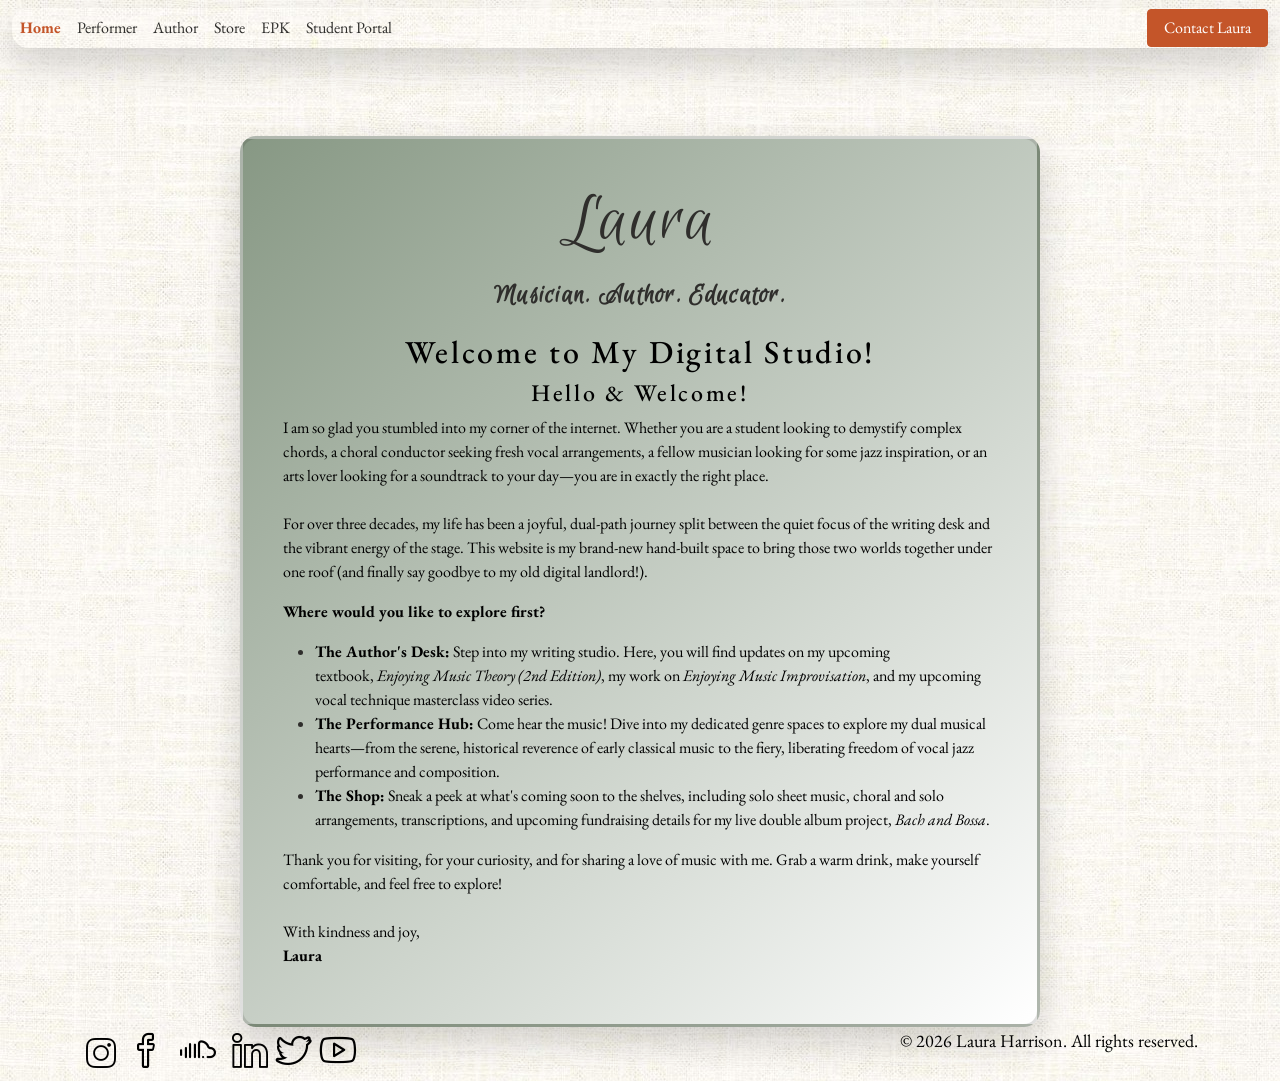
<file: index.html>
<!DOCTYPE html>
<html data-bs-theme="light" lang="en" style="--bs-body-bg: rgb(244, 237, 226);--bs-primary: rgb(143, 160, 142);--bs-primary-rgb: 143,160,142;--bs-secondary: rgb(212, 163, 89);--bs-secondary-rgb: 212,163,89;--bs-light: transparent;--bs-light-rgb: 0,0,0;--bs-dark: rgb(47, 46, 44);--bs-dark-rgb: 47,46,44;--bs-body-color: rgb(47, 46, 44);">

<head>
    <meta charset="utf-8">
    <meta name="viewport" content="width=device-width, initial-scale=1.0, shrink-to-fit=no">
    <title>mysite</title>
    <link rel="stylesheet" href="assets/bootstrap/css/bootstrap.min.css">
    <link rel="stylesheet" href="https://fonts.googleapis.com/css?family=Agu+Display&amp;display=swap">
    <link rel="stylesheet" href="https://fonts.googleapis.com/css?family=Akaya+Kanadaka&amp;display=swap">
    <link rel="stylesheet" href="https://fonts.googleapis.com/css?family=EB+Garamond&amp;display=swap">
    <link rel="stylesheet" href="https://fonts.googleapis.com/css?family=Euphoria+Script&amp;display=swap">
    <link rel="stylesheet" href="assets/fonts/simple-line-icons.min.css">
    <link rel="stylesheet" href="assets/css/iframe-youtube-mloureiro1973.css">
    <link rel="stylesheet" href="assets/css/iframe.css">
    <link rel="stylesheet" href="assets/css/Responsive-YouTube-Video-Section-Dark-Centered.css">
    <link rel="stylesheet" href="assets/css/styles.css">
</head>

<body style="font-family: 'EB Garamond', serif;">
    <nav class="navbar navbar-expand-md">
        <div class="container-fluid"><button class="navbar-toggler" data-bs-toggle="collapse" data-bs-target="#navcol-1"><span class="visually-hidden">Toggle navigation</span><span class="navbar-toggler-icon"></span></button>
            <div class="collapse navbar-collapse" id="navcol-1" style="border-radius: 16px;box-shadow: 0px 16px 35px rgba(47, 46, 44, 0.20);border-width: 1.5px;border-style: none;">
                <ul class="navbar-nav" style="border-style: none;border-top-color: rgba(47,;border-right-color: 46,;border-bottom-color: 44,;border-left-color: 0.20);">
                    <li class="nav-item"><a class="nav-link active current-room" href="index.html">Home</a></li>
                    <li class="nav-item"><a class="nav-link active" href="musician.html">Performer</a></li>
                    <li class="nav-item"><a class="nav-link active" href="author.html">Author</a></li>
                    <li class="nav-item"><a class="nav-link active" href="store.html">Store</a></li>
                    <li class="nav-item"><a class="nav-link active" href="EPK.html">EPK</a></li>
                    <li class="nav-item"><a class="nav-link active" href="student.html">Student Portal</a></li>
                </ul><a class="ms-auto contact-btn" href="contact.html">Contact Laura</a>
            </div>
        </div>
    </nav>
    <div class="container" style="margin-top: 80px;padding: 40px;text-align: center;width: 800px;border-style: solid;border-color: rgba(47, 46, 44, 0.15);border-top-color: rgba(47,;border-right-color: 46,;border-bottom-color: 44,;border-left-color: 0.15);box-shadow: 0px 15px 35px 0px rgba(47, 46, 44, 0.20);border-radius: 16px;background: linear-gradient(135deg, black, #879884 0%, rgb(254,254,254) 99%, white 100%);">
        <h1 style="font-family: 'Euphoria Script', serif;font-size: 55pt;letter-spacing: 2pt;">Laura</h1>
        <p style="font-family: 'Euphoria Script', serif;font-size: 28px;letter-spacing: 1.3px;font-weight: bold;">Musician. Author. Educator.</p>
        <h2 style="font-family: 'EB Garamond', serif;letter-spacing: 2pt;"><span style="color: rgb(0, 0, 0);">Welcome to My Digital Studio!</span></h2>
        <h4 style="font-family: 'EB Garamond', serif;letter-spacing: 2pt;"><span style="color: rgb(0, 0, 0);">Hello &amp; Welcome!</span></h4>
        <p style="text-align: left;"><span style="color: rgb(0, 0, 0);">I am so glad you stumbled into my corner of the internet. Whether you are a student looking to demystify complex chords, a choral conductor seeking fresh vocal arrangements, a fellow musician looking for some jazz inspiration, or an arts lover looking for a soundtrack to your day—you are in exactly the right place.</span><br><br><span style="color: rgb(0, 0, 0);">For over three decades, my life has been a joyful, dual-path journey split between the quiet focus of the writing desk and the vibrant energy of the stage. This website is my brand-new hand-built space to bring those two worlds together under one roof (and finally say goodbye to my old digital landlord!).</span></p>
        <p style="text-align: left;font-weight: bold;"><span style="color: rgb(0, 0, 0);">Where would you like to explore first?</span></p>
        <ul>
            <li style="text-align: left;"><strong><span style="color: rgb(0, 0, 0);">The Author's Desk:</span></strong><span style="color: rgb(0, 0, 0);">&nbsp;Step into my writing studio. Here, you will find updates on my upcoming textbook,&nbsp;</span><em><span style="color: rgb(0, 0, 0);">Enjoying Music Theory (2nd Edition)</span></em><span style="color: rgb(0, 0, 0);">, my work on&nbsp;</span><em><span style="color: rgb(0, 0, 0);">Enjoying Music Improvisation</span></em><span style="color: rgb(0, 0, 0);">, and my upcoming vocal technique masterclass video series.</span></li>
            <li style="text-align: left;"><strong><span style="color: rgb(0, 0, 0);">The Performance Hub:</span></strong><span style="color: rgb(0, 0, 0);">&nbsp;Come hear the music! Dive into my dedicated genre spaces to explore my dual musical hearts—from the serene, historical reverence of early classical music to the fiery, liberating freedom of vocal jazz performance and composition.</span></li>
            <li style="text-align: left;"><strong><span style="color: rgb(0, 0, 0);">The Shop:</span></strong><span style="color: rgb(0, 0, 0);">&nbsp;Sneak a peek at what's coming soon to the shelves, including solo sheet music, choral and solo arrangements, transcriptions, and upcoming fundraising details for my live double album project,&nbsp;</span><em><span style="color: rgb(0, 0, 0);">Bach and Bossa</span></em><span style="color: rgb(0, 0, 0);">.</span></li>
        </ul>
        <p style="text-align: left;"><span style="color: rgb(0, 0, 0);">Thank you for visiting, for your curiosity, and for sharing a love of music with me. Grab a warm drink, make yourself comfortable, and feel free to explore!</span><br><br><span style="color: rgb(0, 0, 0);">With kindness and joy,</span><br><strong><span style="color: rgb(0, 0, 0);">Laura</span></strong></p>
        <footer></footer>
    </div>
    <div class="container">
        <div class="row">
            <div class="col-md-6"><a class="text-decoration-none m-1" href="https://www.instagram.com/drlauraharrison" target="_blank"><i class="icon-social-instagram" style="color: var(--bs-black);font-size: 30px;"></i></a><a class="text-decoration-none m-2" href="https://www.facebook.com/DrLauraHarrison" target="_blank"><i class="icon-social-facebook" style="color: var(--bs-black);font-size: 36px;text-decoration: none;"></i></a><a class="text-decoration-none m-2" href="https://soundcloud.com/lauraharrisonmusic" target="_blank"><i class="icon-social-soundcloud" style="color: var(--bs-black);font-size: 36px;"></i></a><a class="text-decoration-none" href="https://www.linkedin.com/in/drlauraharrison/" style="color: var(--bs-black);font-size: 36px;" target="_blank"><i class="icon-social-linkedin m-2"></i></a><a class="text-decoration-none" href="https://x.com/@DrLauraHarrison"><i class="icon-social-twitter" style="color: var(--bs-black);font-size: 36px;"></i></a><a class="text-decoration-none" href="https://www.youtube.com/lauraharrisonmusic" style="color: var(--bs-black);font-size: 36px;" target="_blank"><i class="icon-social-youtube m-2"></i></a></div>
            <div class="col-md-6">
                <p style="text-align: right;font-size: 18px;"><span style="color: rgb(0, 0, 0);">© 2026 Laura Harrison. All rights reserved.</span></p>
            </div>
        </div>
    </div>
    <script src="assets/bootstrap/js/bootstrap.min.js"></script>
    <script src="assets/js/form-autofill.js"></script>
</body>

</html>
</file>
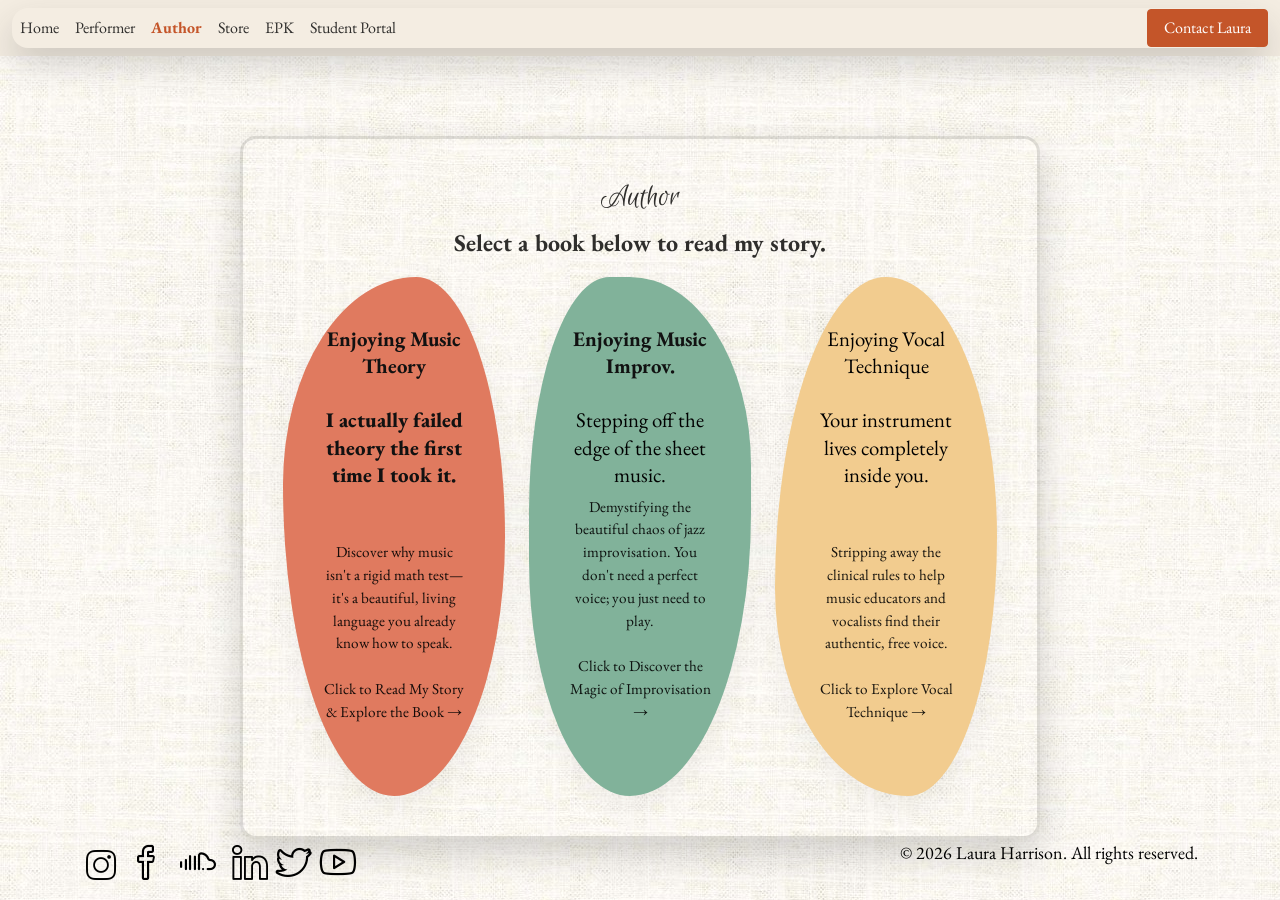
<file: author.html>
<!DOCTYPE html>
<html data-bs-theme="light" lang="en" style="font-family: 'EB Garamond', serif;--bs-body-bg: rgb(244, 237, 226);--bs-body-color: rgb(47, 46, 44);--bs-primary: rgb(143, 160, 142);--bs-primary-rgb: 143,160,142;--bs-secondary: rgb(212, 163, 89);--bs-secondary-rgb: 212,163,89;--bs-light: transparent;--bs-light-rgb: 0,0,0;--bs-dark: rgb(47, 46, 44);--bs-dark-rgb: 47,46,44;">

<head>
    <meta charset="utf-8">
    <meta name="viewport" content="width=device-width, initial-scale=1.0, shrink-to-fit=no">
    <title>mysite</title>
    <link rel="stylesheet" href="assets/bootstrap/css/bootstrap.min.css">
    <link rel="stylesheet" href="https://fonts.googleapis.com/css?family=Agu+Display&amp;display=swap">
    <link rel="stylesheet" href="https://fonts.googleapis.com/css?family=Akaya+Kanadaka&amp;display=swap">
    <link rel="stylesheet" href="https://fonts.googleapis.com/css?family=EB+Garamond&amp;display=swap">
    <link rel="stylesheet" href="https://fonts.googleapis.com/css?family=Euphoria+Script&amp;display=swap">
    <link rel="stylesheet" href="assets/fonts/simple-line-icons.min.css">
    <link rel="stylesheet" href="assets/css/iframe-youtube-mloureiro1973.css">
    <link rel="stylesheet" href="assets/css/iframe.css">
    <link rel="stylesheet" href="assets/css/Responsive-YouTube-Video-Section-Dark-Centered.css">
    <link rel="stylesheet" href="assets/css/styles.css">
</head>

<body style="font-family: 'EB Garamond', serif;">
    <nav class="navbar navbar-expand-md" style="background: var(--bs-body-bg);">
        <div class="container-fluid"><button class="navbar-toggler" data-bs-toggle="collapse" data-bs-target="#navcol-1"><span class="visually-hidden">Toggle navigation</span><span class="navbar-toggler-icon"></span></button>
            <div class="collapse navbar-collapse" id="navcol-1" style="border-radius: 16px;box-shadow: 0px 16px 35px rgba(47, 46, 44, 0.20);border-width: 1.5px;border-style: none;">
                <ul class="navbar-nav" style="border-style: none;border-top-color: rgba(47,;border-right-color: 46,;border-bottom-color: 44,;border-left-color: 0.20);">
                    <li class="nav-item"><a class="nav-link active" href="index.html">Home</a></li>
                    <li class="nav-item"><a class="nav-link active" href="musician.html">Performer</a></li>
                    <li class="nav-item"><a class="nav-link active current-room" href="author.html">Author</a></li>
                    <li class="nav-item"><a class="nav-link active" href="store.html">Store</a></li>
                    <li class="nav-item"><a class="nav-link active" href="EPK.html">EPK</a></li>
                    <li class="nav-item"><a class="nav-link active" href="student.html">Student Portal</a></li>
                </ul><a class="ms-auto contact-btn" href="contact.html">Contact Laura</a>
            </div>
        </div>
    </nav>
    <div class="container-fluid" style="margin-top: 80px;padding: 40px;text-align: center;width: 800px;border-style: solid;border-color: rgba(47, 46, 44, 0.15);border-top-color: rgba(47,;border-right-color: 46,;border-bottom-color: 44,;border-left-color: 0.15);box-shadow: 0px 15px 35px 0px rgba(47, 46, 44, 0.20);border-radius: 16px;">
        <div class="row">
            <div class="col">
                <h1 style="font-family: 'Euphoria Script', serif;font-size: xx-large;">Author</h1>
                <p style="font-family: 'EB Garamond', serif;font-size: x-large;font-weight: bold;">Select a book below to read my story.</p>
            </div>
        </div>
        <div class="row">
            <div class="col-md-4"><a class="river-stone stone-theory" href="theory.html" target="_blank">
                    <h3 style="color: rgb(47,46,44);">Enjoying Music Theory<br><br><strong>I actually failed theory the first time I took it.</strong></h3>
                    <p><span style="color: rgb(0, 0, 0);">Discover why music isn't a rigid math test—it's a beautiful, living language you already know how to speak.</span><br><br><span style="color: rgb(0, 0, 0);">Click to Read My Story &amp; Explore the Book →</span></p>
                </a></div>
            <div class="col-md-4"><a class="river-stone stone-improv" href="improvisation.html" target="_blank">
                    <h3 style="color: rgb(47,46,44);">Enjoying Music Improv.<br><br><span style="font-weight: normal !important; color: rgb(0, 0, 0);">Stepping off the edge of the sheet music.</span></h3>
                    <p><span style="color: rgb(0, 0, 0);">Demystifying the beautiful chaos of jazz improvisation. You don't need a perfect voice; you just need to play.</span><br><br><span style="color: rgb(0, 0, 0);">Click to Discover the Magic of Improvisation →</span></p>
                </a></div>
            <div class="col-md-4"><a class="river-stone stone-vocal" href="vocal-technique.html" target="_blank">
                    <h3><span style="font-weight: normal !important; color: rgb(0, 0, 0);">Enjoying Vocal Technique</span><br><br><span style="font-weight: normal !important; color: rgb(0, 0, 0);">Your instrument lives completely inside you.</span></h3>
                    <p><span style="color: rgb(0, 0, 0);">Stripping away the clinical rules to help music educators and vocalists find their authentic, free voice.</span><br><br><span style="color: rgb(0, 0, 0);">Click to Explore Vocal Technique →</span></p>
                </a></div>
        </div>
    </div>
    <div class="container">
        <div class="row">
            <div class="col-md-6"><a class="text-decoration-none m-1" href="https://www.instagram.com/drlauraharrison" target="_blank"><i class="icon-social-instagram" style="color: var(--bs-black);font-size: 30px;"></i></a><a class="text-decoration-none m-2" href="https://www.facebook.com/DrLauraHarrison" target="_blank"><i class="icon-social-facebook" style="color: var(--bs-black);font-size: 36px;text-decoration: none;"></i></a><a class="text-decoration-none m-2" href="https://soundcloud.com/lauraharrisonmusic" target="_blank"><i class="icon-social-soundcloud" style="color: var(--bs-black);font-size: 36px;"></i></a><a class="text-decoration-none" href="https://www.linkedin.com/in/drlauraharrison/" style="color: var(--bs-black);font-size: 36px;" target="_blank"><i class="icon-social-linkedin m-2"></i></a><a class="text-decoration-none" href="https://x.com/@DrLauraHarrison"><i class="icon-social-twitter" style="color: var(--bs-black);font-size: 36px;"></i></a><a class="text-decoration-none" href="https://www.youtube.com/lauraharrisonmusic" style="color: var(--bs-black);font-size: 36px;" target="_blank"><i class="icon-social-youtube m-2"></i></a></div>
            <div class="col-md-6">
                <p style="text-align: right;font-size: 18px;"><span style="color: rgb(0, 0, 0);">© 2026 Laura Harrison. All rights reserved.</span></p>
            </div>
        </div>
    </div>
    <script src="assets/bootstrap/js/bootstrap.min.js"></script>
    <script src="assets/js/form-autofill.js"></script>
</body>

</html>
</file>
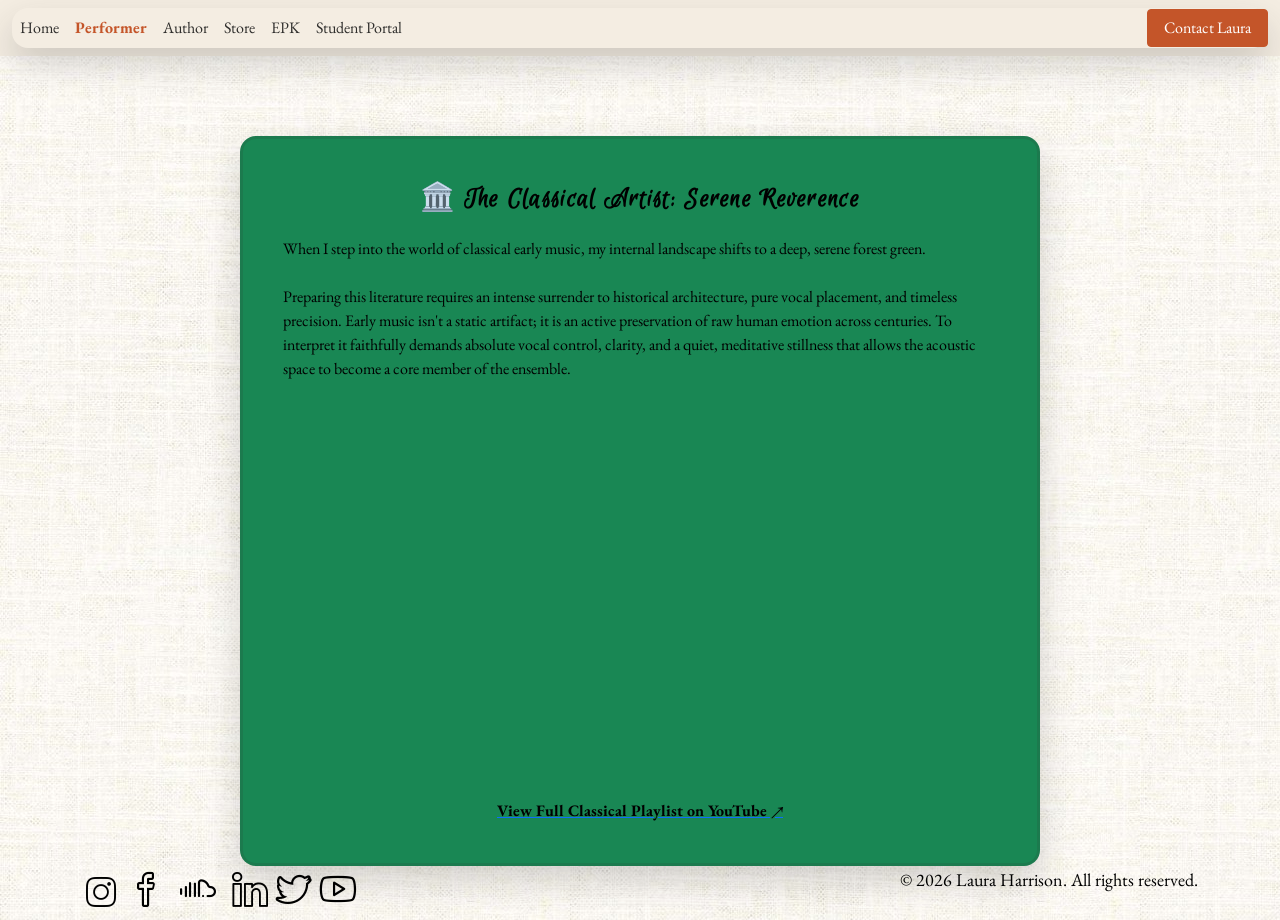
<file: classical.html>
<!DOCTYPE html>
<html data-bs-theme="light" lang="en" style="font-family: 'EB Garamond', serif;--bs-body-bg: rgb(244, 237, 226);--bs-body-color: rgb(47, 46, 44);--bs-primary: rgb(143, 160, 142);--bs-primary-rgb: 143,160,142;--bs-secondary: rgb(212, 163, 89);--bs-secondary-rgb: 212,163,89;--bs-light: transparent;--bs-light-rgb: 0,0,0;--bs-dark: rgb(47, 46, 44);--bs-dark-rgb: 47,46,44;">

<head>
    <meta charset="utf-8">
    <meta name="viewport" content="width=device-width, initial-scale=1.0, shrink-to-fit=no">
    <title>mysite</title>
    <link rel="stylesheet" href="assets/bootstrap/css/bootstrap.min.css">
    <link rel="stylesheet" href="https://fonts.googleapis.com/css?family=Agu+Display&amp;display=swap">
    <link rel="stylesheet" href="https://fonts.googleapis.com/css?family=Akaya+Kanadaka&amp;display=swap">
    <link rel="stylesheet" href="https://fonts.googleapis.com/css?family=EB+Garamond&amp;display=swap">
    <link rel="stylesheet" href="https://fonts.googleapis.com/css?family=Euphoria+Script&amp;display=swap">
    <link rel="stylesheet" href="assets/fonts/simple-line-icons.min.css">
    <link rel="stylesheet" href="assets/css/iframe-youtube-mloureiro1973.css">
    <link rel="stylesheet" href="assets/css/iframe.css">
    <link rel="stylesheet" href="assets/css/Responsive-YouTube-Video-Section-Dark-Centered.css">
    <link rel="stylesheet" href="assets/css/styles.css">
</head>

<body style="font-family: 'EB Garamond', serif;">
    <nav class="navbar navbar-expand-md" style="background: var(--bs-body-bg);color: var(--bs-body-color);">
        <div class="container-fluid"><button class="navbar-toggler" data-bs-toggle="collapse" data-bs-target="#navcol-1"><span class="visually-hidden">Toggle navigation</span><span class="navbar-toggler-icon"></span></button>
            <div class="collapse navbar-collapse" id="navcol-1" style="border-radius: 16px;box-shadow: 0px 16px 35px rgba(47, 46, 44, 0.20);border-width: 1.5px;border-style: none;">
                <ul class="navbar-nav" style="border-style: none;border-top-color: rgba(47,;border-right-color: 46,;border-bottom-color: 44,;border-left-color: 0.20);">
                    <li class="nav-item"><a class="nav-link active" href="index.html">Home</a></li>
                    <li class="nav-item"><a class="nav-link active current-room" href="musician.html">Performer</a></li>
                    <li class="nav-item"><a class="nav-link active" href="author.html">Author</a></li>
                    <li class="nav-item"><a class="nav-link active" href="store.html">Store</a></li>
                    <li class="nav-item"><a class="nav-link active" href="EPK.html">EPK</a></li>
                    <li class="nav-item"><a class="nav-link active" href="student.html">Student Portal</a></li>
                </ul><a class="ms-auto contact-btn" href="contact.html">Contact Laura</a>
            </div>
        </div>
    </nav>
    <div class="container bg-success" style="margin-top: 80px;padding: 40px;text-align: center;width: 800px;border-style: solid;border-color: rgba(47, 46, 44, 0.15);border-top-color: rgba(47,;border-right-color: 46,;border-bottom-color: 44,;border-left-color: 0.15);box-shadow: 0px 15px 35px 0px rgba(47, 46, 44, 0.20);border-radius: 16px;">
        <p style="font-family: 'Euphoria Script', serif;font-size: 28px;letter-spacing: 1.3px;font-weight: bold;"><strong><span style="color: rgb(0, 0, 0);">🏛️ The Classical Artist: Serene Reverence</span></strong></p>
        <p style="text-align: left;"><span style="color: rgb(0, 0, 0);">When I step into the world of classical early music, my internal landscape shifts to a deep, serene forest green.</span><br><br><span style="color: rgb(0, 0, 0);">Preparing this literature requires an intense surrender to historical architecture, pure vocal placement, and timeless precision. Early music isn't a static artifact; it is an active preservation of raw human emotion across centuries. To interpret it faithfully demands absolute vocal control, clarity, and a quiet, meditative stillness that allows the acoustic space to become a core member of the ensemble.</span></p>
        <div class="ratio ratio-16x9"><iframe src="https://www.youtube.com/embed/videoseries?list=PLdyMyb5G53XJ4FDtycF8bzW8_jtMXxz4U"></iframe></div><a href="https://www.youtube.com/playlist?list=PLdyMyb5G53XJ4FDtycF8bzW8_jtMXxz4U" target="_blank"><strong><span style="color: rgb(0, 0, 0);">View Full Classical Playlist on YouTube ↗</span></strong></a>
    </div>
    <div class="container">
        <div class="row">
            <div class="col-md-6"><a class="text-decoration-none m-1" href="https://www.instagram.com/drlauraharrison" target="_blank"><i class="icon-social-instagram" style="color: var(--bs-black);font-size: 30px;"></i></a><a class="text-decoration-none m-2" href="https://www.facebook.com/DrLauraHarrison" target="_blank"><i class="icon-social-facebook" style="color: var(--bs-black);font-size: 36px;text-decoration: none;"></i></a><a class="text-decoration-none m-2" href="https://soundcloud.com/lauraharrisonmusic" target="_blank"><i class="icon-social-soundcloud" style="color: var(--bs-black);font-size: 36px;"></i></a><a class="text-decoration-none" href="https://www.linkedin.com/in/drlauraharrison/" style="color: var(--bs-black);font-size: 36px;" target="_blank"><i class="icon-social-linkedin m-2"></i></a><a class="text-decoration-none" href="https://x.com/@DrLauraHarrison"><i class="icon-social-twitter" style="color: var(--bs-black);font-size: 36px;"></i></a><a class="text-decoration-none" href="https://www.youtube.com/lauraharrisonmusic" style="color: var(--bs-black);font-size: 36px;" target="_blank"><i class="icon-social-youtube m-2"></i></a></div>
            <div class="col-md-6">
                <p style="text-align: right;font-size: 18px;"><span style="color: rgb(0, 0, 0);">© 2026 Laura Harrison. All rights reserved.</span></p>
            </div>
        </div>
    </div>
    <script src="assets/bootstrap/js/bootstrap.min.js"></script>
    <script src="assets/js/form-autofill.js"></script>
</body>

</html>
</file>
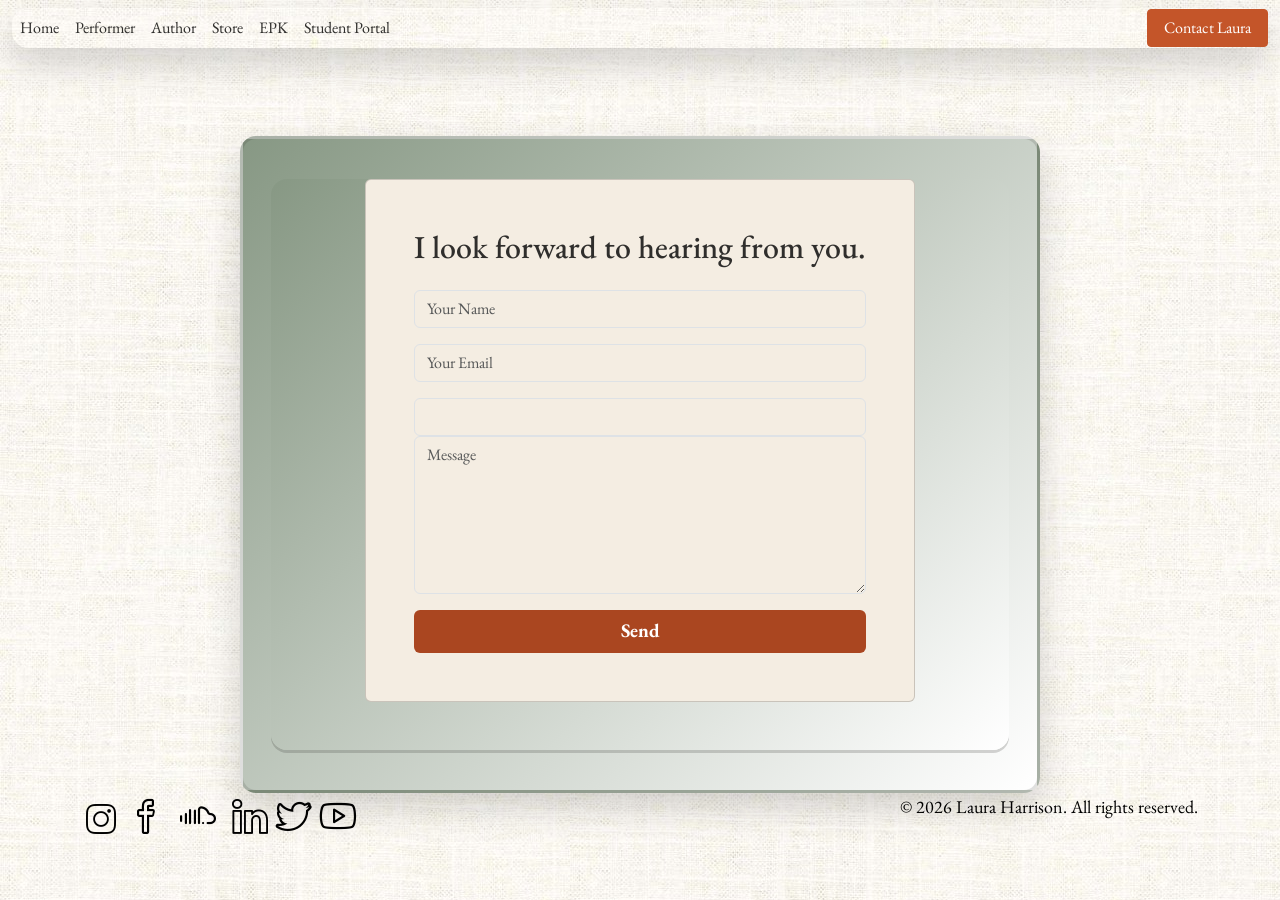
<file: contact.html>
<!DOCTYPE html>
<html data-bs-theme="light" lang="en" style="--bs-body-bg: rgb(244, 237, 226);--bs-primary: rgb(143, 160, 142);--bs-primary-rgb: 143,160,142;--bs-secondary: rgb(212, 163, 89);--bs-secondary-rgb: 212,163,89;--bs-light: transparent;--bs-light-rgb: 0,0,0;--bs-dark: rgb(47, 46, 44);--bs-dark-rgb: 47,46,44;--bs-body-color: rgb(47, 46, 44);">

<head>
    <meta charset="utf-8">
    <meta name="viewport" content="width=device-width, initial-scale=1.0, shrink-to-fit=no">
    <title>mysite</title>
    <link rel="stylesheet" href="assets/bootstrap/css/bootstrap.min.css">
    <link rel="stylesheet" href="https://fonts.googleapis.com/css?family=Agu+Display&amp;display=swap">
    <link rel="stylesheet" href="https://fonts.googleapis.com/css?family=Akaya+Kanadaka&amp;display=swap">
    <link rel="stylesheet" href="https://fonts.googleapis.com/css?family=EB+Garamond&amp;display=swap">
    <link rel="stylesheet" href="https://fonts.googleapis.com/css?family=Euphoria+Script&amp;display=swap">
    <link rel="stylesheet" href="assets/fonts/simple-line-icons.min.css">
    <link rel="stylesheet" href="assets/css/iframe-youtube-mloureiro1973.css">
    <link rel="stylesheet" href="assets/css/iframe.css">
    <link rel="stylesheet" href="assets/css/Responsive-YouTube-Video-Section-Dark-Centered.css">
    <link rel="stylesheet" href="assets/css/styles.css">
</head>

<body style="font-family: 'EB Garamond', serif;">
    <nav class="navbar navbar-expand-md">
        <div class="container-fluid"><button class="navbar-toggler" data-bs-toggle="collapse" data-bs-target="#navcol-1"><span class="visually-hidden">Toggle navigation</span><span class="navbar-toggler-icon"></span></button>
            <div class="collapse navbar-collapse" id="navcol-1" style="border-radius: 16px;box-shadow: 0px 16px 35px rgba(47, 46, 44, 0.20);border-width: 1.5px;border-style: none;">
                <ul class="navbar-nav" style="border-style: none;border-top-color: rgba(47,;border-right-color: 46,;border-bottom-color: 44,;border-left-color: 0.20);">
                    <li class="nav-item"><a class="nav-link active" href="index.html">Home</a></li>
                    <li class="nav-item"><a class="nav-link active" href="musician.html">Performer</a></li>
                    <li class="nav-item"><a class="nav-link active" href="author.html">Author</a></li>
                    <li class="nav-item"><a class="nav-link active" href="store.html">Store</a></li>
                    <li class="nav-item"><a class="nav-link active" href="EPK.html">EPK</a></li>
                    <li class="nav-item"><a class="nav-link active" href="student.html">Student Portal</a></li>
                </ul><a class="ms-auto contact-btn" href="contact.html">Contact Laura</a>
            </div>
        </div>
    </nav>
    <div class="container" style="margin-top: 80px;padding: 40px;text-align: center;width: 800px;border-style: solid;border-color: rgba(47, 46, 44, 0.15);border-top-color: rgba(47,;border-right-color: 46,;border-bottom-color: 44,;border-left-color: 0.15);box-shadow: 0px 15px 35px 0px rgba(47, 46, 44, 0.20);border-radius: 16px;background: linear-gradient(135deg, black, #879884 0%, rgb(254,254,254) 99%, white 100%);">
        <div class="row d-flex justify-content-center" style="background: linear-gradient(135deg, #879884, white);border-radius: 16px;box-shadow: 0px 3px rgba(47, 46, 44, 0.20);">
            <div class="col-auto col-md-8 col-lg-6 col-xl-5 col-xxl-4" style="width: max-content;">
                <div class="card mb-5">
                    <div class="card-body p-sm-5" style="width: fit-content;">
                        <h2 class="text-center mb-4">I look forward to hearing from you.</h2>
                        <form data-bss-recipient="bab22d1095f26623324f605c2a95cd49" data-bss-redirect-url="success.html" data-bss-subject="Form Submission for Laura Harrison Music" data-bss-success-title="Success" data-bss-success-message="Your message has been sent">
                            <div class="mb-3"><input class="form-control" type="text" id="name-2" name="name" placeholder="Your Name" required=""></div>
                            <div class="mb-3"><input class="form-control" type="email" id="email-2" name="email" placeholder="Your Email" required=""></div><input class="form-control" type="text" id="form-subject">
                            <div class="mb-3"><textarea class="form-control" id="message-2" name="message" rows="6" placeholder="Message" required="" minlength="10"></textarea></div>
                            <div><button class="btn d-block w-100 contact-btn" type="submit" style="background: rgb(170,70,32);color: #ffffff;font-size: larger;font-weight: bold;">Send </button></div>
                        </form>
                        <div class="alert alert-success state-success" role="alert"><span><strong>Alert</strong> text.</span></div>
                    </div>
                </div>
            </div>
        </div>
    </div>
    <div class="container">
        <div class="row">
            <div class="col-md-6"><a class="text-decoration-none m-1" href="https://www.instagram.com/drlauraharrison" target="_blank"><i class="icon-social-instagram" style="color: var(--bs-black);font-size: 30px;"></i></a><a class="text-decoration-none m-2" href="https://www.facebook.com/DrLauraHarrison" target="_blank"><i class="icon-social-facebook" style="color: var(--bs-black);font-size: 36px;text-decoration: none;"></i></a><a class="text-decoration-none m-2" href="https://soundcloud.com/lauraharrisonmusic" target="_blank"><i class="icon-social-soundcloud" style="color: var(--bs-black);font-size: 36px;"></i></a><a class="text-decoration-none" href="https://www.linkedin.com/in/drlauraharrison/" style="color: var(--bs-black);font-size: 36px;" target="_blank"><i class="icon-social-linkedin m-2"></i></a><a class="text-decoration-none" href="https://x.com/@DrLauraHarrison"><i class="icon-social-twitter" style="color: var(--bs-black);font-size: 36px;"></i></a><a class="text-decoration-none" href="https://www.youtube.com/lauraharrisonmusic" style="color: var(--bs-black);font-size: 36px;" target="_blank"><i class="icon-social-youtube m-2"></i></a></div>
            <div class="col-md-6">
                <p style="text-align: right;font-size: 18px;"><span style="color: rgb(0, 0, 0);">© 2026 Laura Harrison. All rights reserved.</span></p>
            </div>
        </div>
    </div>
    <script src="assets/bootstrap/js/bootstrap.min.js"></script>
    <script src="assets/js/smart-forms.min.js"></script>
    <script src="assets/js/form-autofill.js"></script>
</body>

</html>
</file>
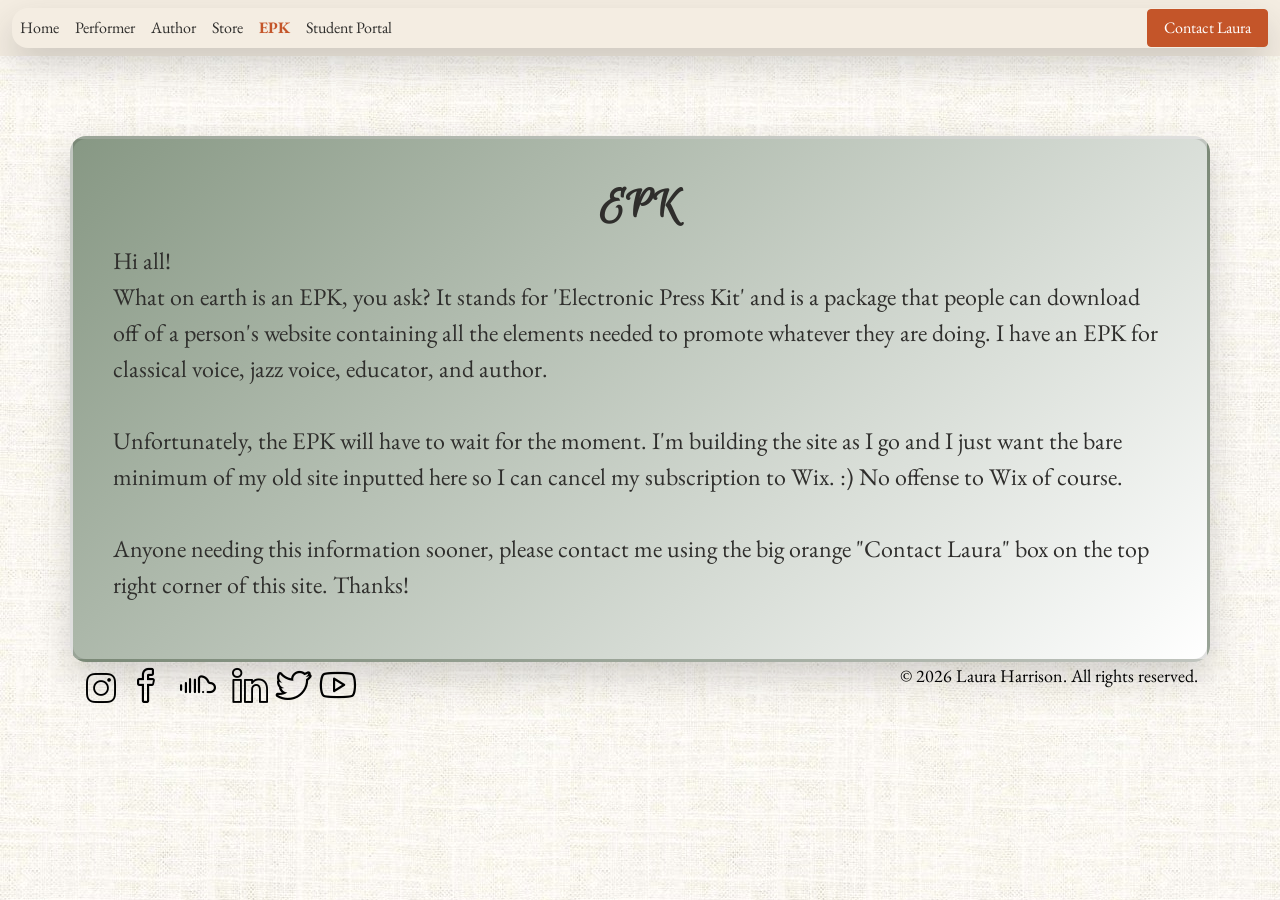
<file: EPK.html>
<!DOCTYPE html>
<html data-bs-theme="light" lang="en" style="font-family: 'EB Garamond', serif;--bs-body-bg: rgb(244, 237, 226);--bs-body-color: rgb(47, 46, 44);--bs-primary: rgb(143, 160, 142);--bs-primary-rgb: 143,160,142;--bs-secondary: rgb(212, 163, 89);--bs-secondary-rgb: 212,163,89;--bs-light: transparent;--bs-light-rgb: 0,0,0;--bs-dark: rgb(47, 46, 44);--bs-dark-rgb: 47,46,44;">

<head>
    <meta charset="utf-8">
    <meta name="viewport" content="width=device-width, initial-scale=1.0, shrink-to-fit=no">
    <title>mysite</title>
    <link rel="stylesheet" href="assets/bootstrap/css/bootstrap.min.css">
    <link rel="stylesheet" href="https://fonts.googleapis.com/css?family=Agu+Display&amp;display=swap">
    <link rel="stylesheet" href="https://fonts.googleapis.com/css?family=Akaya+Kanadaka&amp;display=swap">
    <link rel="stylesheet" href="https://fonts.googleapis.com/css?family=EB+Garamond&amp;display=swap">
    <link rel="stylesheet" href="https://fonts.googleapis.com/css?family=Euphoria+Script&amp;display=swap">
    <link rel="stylesheet" href="assets/fonts/simple-line-icons.min.css">
    <link rel="stylesheet" href="assets/css/iframe-youtube-mloureiro1973.css">
    <link rel="stylesheet" href="assets/css/iframe.css">
    <link rel="stylesheet" href="assets/css/Responsive-YouTube-Video-Section-Dark-Centered.css">
    <link rel="stylesheet" href="assets/css/styles.css">
</head>

<body style="font-family: 'EB Garamond', serif;min-height: 600px;height: auto;max-height: none;padding-bottom: 60px;">
    <nav class="navbar navbar-expand-md" style="background: var(--bs-body-bg);">
        <div class="container-fluid"><button class="navbar-toggler" data-bs-toggle="collapse" data-bs-target="#navcol-1"><span class="visually-hidden">Toggle navigation</span><span class="navbar-toggler-icon"></span></button>
            <div class="collapse navbar-collapse" id="navcol-1" style="border-radius: 16px;box-shadow: 0px 16px 35px rgba(47, 46, 44, 0.20);border-width: 1.5px;border-style: none;">
                <ul class="navbar-nav" style="border-style: none;border-top-color: rgba(47,;border-right-color: 46,;border-bottom-color: 44,;border-left-color: 0.20);">
                    <li class="nav-item"><a class="nav-link active" href="index.html">Home</a></li>
                    <li class="nav-item"><a class="nav-link active" href="musician.html">Performer</a></li>
                    <li class="nav-item"><a class="nav-link active" href="author.html">Author</a></li>
                    <li class="nav-item"><a class="nav-link active" href="store.html">Store</a></li>
                    <li class="nav-item"><a class="nav-link active current-room" href="EPK.html">EPK</a></li>
                    <li class="nav-item"><a class="nav-link active" href="student.html">Student Portal</a></li>
                </ul><a class="ms-auto contact-btn" href="contact.html">Contact Laura</a>
            </div>
        </div>
    </nav>
    <div class="container" style="margin-top: 80px;padding: 40px;text-align: center;width: 100%;border-style: solid;border-color: rgba(47, 46, 44, 0.15);border-top-color: rgba(47,;border-right-color: 46,;border-bottom-color: 44,;border-left-color: 0.15);box-shadow: 0px 15px 35px 0px rgba(47, 46, 44, 0.20);border-radius: 16px;height: auto;background: linear-gradient(135deg, #879884, white);">
        <h1 style="font-family: 'Euphoria Script', serif;font-size: 35pt;letter-spacing: 2pt;font-weight: bold;">EPK</h1>
        <div>
            <p style="text-align: left;font-size: 24px;">Hi all!<br>What on earth is an EPK, you ask? It stands for 'Electronic Press Kit' and is a package that people can download off of a person's website containing all the elements needed to promote whatever they are doing. I have an EPK for classical voice, jazz voice, educator, and author.&nbsp;<br><br>Unfortunately, the EPK will have to wait for the moment. I'm building the site as I go and I just want the bare minimum of my old site inputted here so I can cancel my subscription to Wix. :) No offense to Wix of course.<br><br>Anyone needing this information sooner, please contact me using the big orange "Contact Laura" box on the top right corner of this site. Thanks!</p>
        </div>
    </div>
    <div class="container">
        <div class="row">
            <div class="col-md-6"><a class="text-decoration-none m-1" href="https://www.instagram.com/drlauraharrison" target="_blank"><i class="icon-social-instagram" style="color: var(--bs-black);font-size: 30px;"></i></a><a class="text-decoration-none m-2" href="https://www.facebook.com/DrLauraHarrison" target="_blank"><i class="icon-social-facebook" style="color: var(--bs-black);font-size: 36px;text-decoration: none;"></i></a><a class="text-decoration-none m-2" href="https://soundcloud.com/lauraharrisonmusic" target="_blank"><i class="icon-social-soundcloud" style="color: var(--bs-black);font-size: 36px;"></i></a><a class="text-decoration-none" href="https://www.linkedin.com/in/drlauraharrison/" style="color: var(--bs-black);font-size: 36px;" target="_blank"><i class="icon-social-linkedin m-2"></i></a><a class="text-decoration-none" href="https://x.com/@DrLauraHarrison"><i class="icon-social-twitter" style="color: var(--bs-black);font-size: 36px;"></i></a><a class="text-decoration-none" href="https://www.youtube.com/lauraharrisonmusic" style="color: var(--bs-black);font-size: 36px;" target="_blank"><i class="icon-social-youtube m-2"></i></a></div>
            <div class="col-md-6">
                <p style="text-align: right;font-size: 18px;"><span style="color: rgb(0, 0, 0);">© 2026 Laura Harrison. All rights reserved.</span></p>
            </div>
        </div>
    </div>
    <script src="assets/bootstrap/js/bootstrap.min.js"></script>
    <script src="assets/js/form-autofill.js"></script>
</body>

</html>
</file>
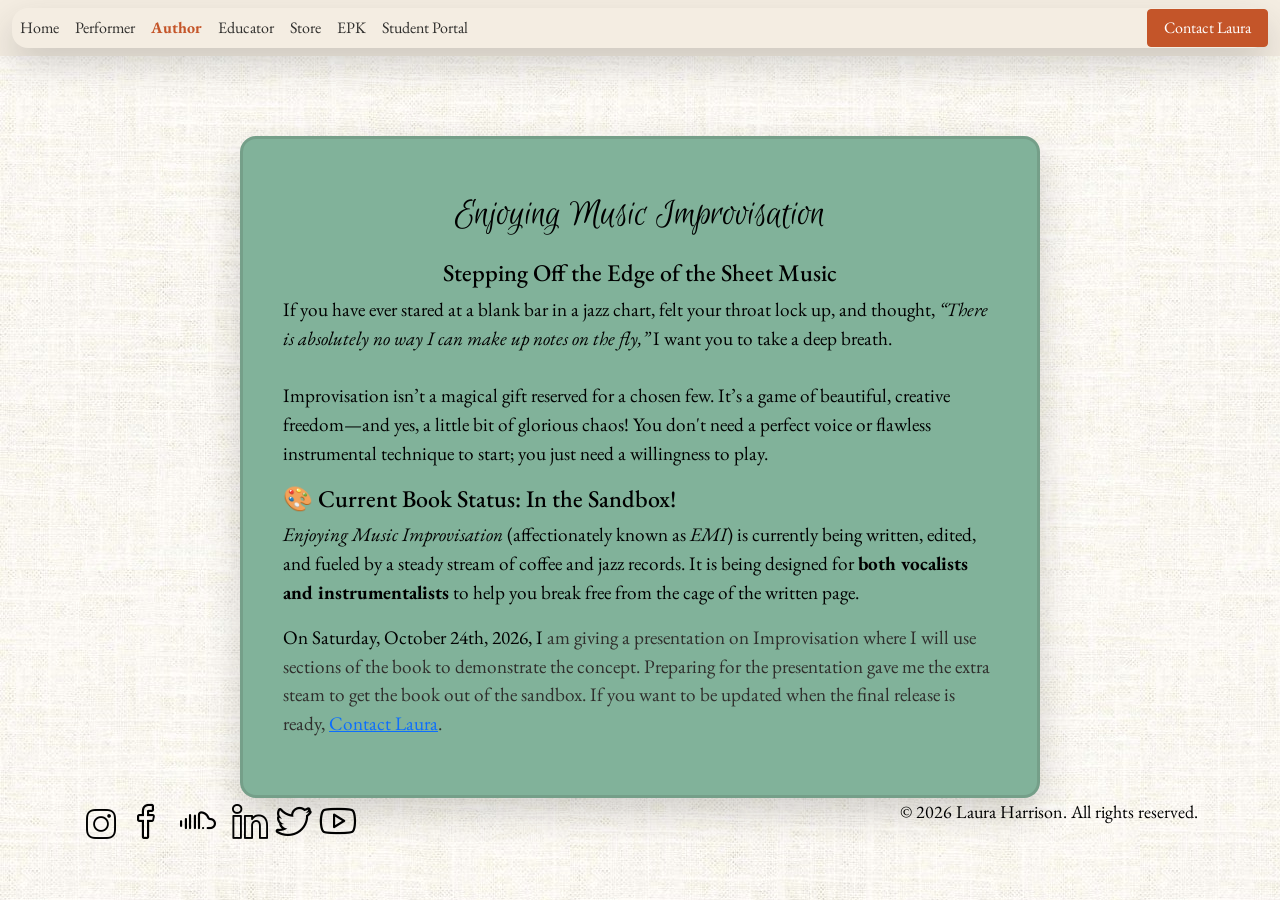
<file: improvisation.html>
<!DOCTYPE html>
<html data-bs-theme="light" lang="en" style="font-family: 'EB Garamond', serif;--bs-body-bg: rgb(244, 237, 226);--bs-body-color: rgb(47, 46, 44);--bs-primary: rgb(143, 160, 142);--bs-primary-rgb: 143,160,142;--bs-secondary: rgb(212, 163, 89);--bs-secondary-rgb: 212,163,89;--bs-light: transparent;--bs-light-rgb: 0,0,0;--bs-dark: rgb(47, 46, 44);--bs-dark-rgb: 47,46,44;">

<head>
    <meta charset="utf-8">
    <meta name="viewport" content="width=device-width, initial-scale=1.0, shrink-to-fit=no">
    <title>mysite</title>
    <link rel="stylesheet" href="assets/bootstrap/css/bootstrap.min.css">
    <link rel="stylesheet" href="https://fonts.googleapis.com/css?family=Agu+Display&amp;display=swap">
    <link rel="stylesheet" href="https://fonts.googleapis.com/css?family=Akaya+Kanadaka&amp;display=swap">
    <link rel="stylesheet" href="https://fonts.googleapis.com/css?family=EB+Garamond&amp;display=swap">
    <link rel="stylesheet" href="https://fonts.googleapis.com/css?family=Euphoria+Script&amp;display=swap">
    <link rel="stylesheet" href="assets/fonts/simple-line-icons.min.css">
    <link rel="stylesheet" href="assets/css/iframe-youtube-mloureiro1973.css">
    <link rel="stylesheet" href="assets/css/iframe.css">
    <link rel="stylesheet" href="assets/css/Responsive-YouTube-Video-Section-Dark-Centered.css">
    <link rel="stylesheet" href="assets/css/styles.css">
</head>

<body style="font-family: 'EB Garamond', serif;">
    <nav class="navbar navbar-expand-md" style="background: var(--bs-body-bg);">
        <div class="container-fluid"><button class="navbar-toggler" data-bs-toggle="collapse" data-bs-target="#navcol-1"><span class="visually-hidden">Toggle navigation</span><span class="navbar-toggler-icon"></span></button>
            <div class="collapse navbar-collapse" id="navcol-1" style="border-radius: 16px;box-shadow: 0px 16px 35px rgba(47, 46, 44, 0.20);border-width: 1.5px;border-style: none;">
                <ul class="navbar-nav" style="border-style: none;border-top-color: rgba(47,;border-right-color: 46,;border-bottom-color: 44,;border-left-color: 0.20);">
                    <li class="nav-item"><a class="nav-link active" href="index.html">Home</a></li>
                    <li class="nav-item"><a class="nav-link active" href="musician.html">Performer</a></li>
                    <li class="nav-item"><a class="nav-link active current-room" href="author.html">Author</a></li>
                    <li class="nav-item"><a class="nav-link active" href="educator.html">Educator</a></li>
                    <li class="nav-item"><a class="nav-link active" href="store.html">Store</a></li>
                    <li class="nav-item"><a class="nav-link active" href="EPK.html">EPK</a></li>
                    <li class="nav-item"><a class="nav-link active" href="student.html">Student Portal</a></li>
                </ul><a class="ms-auto contact-btn" href="contact.html">Contact Laura</a>
            </div>
        </div>
    </nav>
    <div class="container-fluid" style="margin-top: 80px;padding: 40px;text-align: center;width: 800px;border-style: solid;border-color: rgba(47, 46, 44, 0.15);border-top-color: rgba(47,;border-right-color: 46,;border-bottom-color: 44,;border-left-color: 0.15);box-shadow: 0px 15px 35px 0px rgba(47, 46, 44, 0.20);border-radius: 16px;background: #81B29A;">
        <div class="row">
            <div class="col" style="padding: 12px;">
                <h1 style="font-family: 'Euphoria Script', serif;"><span style="color: rgb(0, 0, 0);">Enjoying Music Improvisation</span></h1>
            </div>
        </div>
        <div class="row">
            <div class="col">
                <h4 style="font-family: 'EB Garamond', serif;"><span style="color: rgb(0, 0, 0);">Stepping Off the Edge of the Sheet Music</span></h4>
                <p style="font-size: larger;text-align: left;"><span style="color: rgb(0, 0, 0);">If you have ever stared at a blank bar in a jazz chart, felt your throat lock up, and thought,&nbsp;</span><em><span style="color: rgb(0, 0, 0);">“There is absolutely no way I can make up notes on the fly,”</span></em><span style="color: rgb(0, 0, 0);">&nbsp;I want you to take a deep breath.</span><br><br><span style="color: rgb(0, 0, 0);">Improvisation isn’t a magical gift reserved for a chosen few. It’s a game of beautiful, creative freedom—and yes, a little bit of glorious chaos! You don't need a perfect voice or flawless instrumental technique to start; you just need a willingness to play.</span></p>
                <h4 style="font-family: 'EB Garamond', serif;text-align: left;"><span style="color: rgb(0, 0, 0);">🎨 Current Book Status: In the Sandbox!</span></h4>
                <p style="font-size: larger;text-align: left;"><em><span style="color: rgb(0, 0, 0);">Enjoying Music Improvisation</span></em><span style="color: rgb(0, 0, 0);">&nbsp;(affectionately known as&nbsp;</span><em><span style="color: rgb(0, 0, 0);">EMI</span></em><span style="color: rgb(0, 0, 0);">) is currently being written, edited, and fueled by a steady stream of coffee and jazz records. It is being designed for&nbsp;</span><strong><span style="color: rgb(0, 0, 0);">both vocalists and instrumentalists</span></strong><span style="color: rgb(0, 0, 0);">&nbsp;to help you break free from the cage of the written page.</span></p>
                <p style="font-size: larger;text-align: left;"><span style="color: rgb(0, 0, 0);">On Saturday, October 24th, 2026, I</span>&nbsp;am giving a presentation on Improvisation where I will use sections of the book to demonstrate the concept. Preparing for the presentation gave me the extra steam to get the book out of the sandbox. If you want to be updated when the final release is ready, <a href="contact.html">Contact Laura</a>.</p>
            </div>
        </div>
    </div>
    <div class="container">
        <div class="row">
            <div class="col-md-6"><a class="text-decoration-none m-1" href="https://www.instagram.com/drlauraharrison" target="_blank"><i class="icon-social-instagram" style="color: var(--bs-black);font-size: 30px;"></i></a><a class="text-decoration-none m-2" href="https://www.facebook.com/DrLauraHarrison" target="_blank"><i class="icon-social-facebook" style="color: var(--bs-black);font-size: 36px;text-decoration: none;"></i></a><a class="text-decoration-none m-2" href="https://soundcloud.com/lauraharrisonmusic" target="_blank"><i class="icon-social-soundcloud" style="color: var(--bs-black);font-size: 36px;"></i></a><a class="text-decoration-none" href="https://www.linkedin.com/in/drlauraharrison/" style="color: var(--bs-black);font-size: 36px;" target="_blank"><i class="icon-social-linkedin m-2"></i></a><a class="text-decoration-none" href="https://x.com/@DrLauraHarrison"><i class="icon-social-twitter" style="color: var(--bs-black);font-size: 36px;"></i></a><a class="text-decoration-none" href="https://www.youtube.com/lauraharrisonmusic" style="color: var(--bs-black);font-size: 36px;" target="_blank"><i class="icon-social-youtube m-2"></i></a></div>
            <div class="col-md-6">
                <p style="text-align: right;font-size: 18px;"><span style="color: rgb(0, 0, 0);">© 2026 Laura Harrison. All rights reserved.</span></p>
            </div>
        </div>
    </div>
    <script src="assets/bootstrap/js/bootstrap.min.js"></script>
    <script src="assets/js/form-autofill.js"></script>
</body>

</html>
</file>
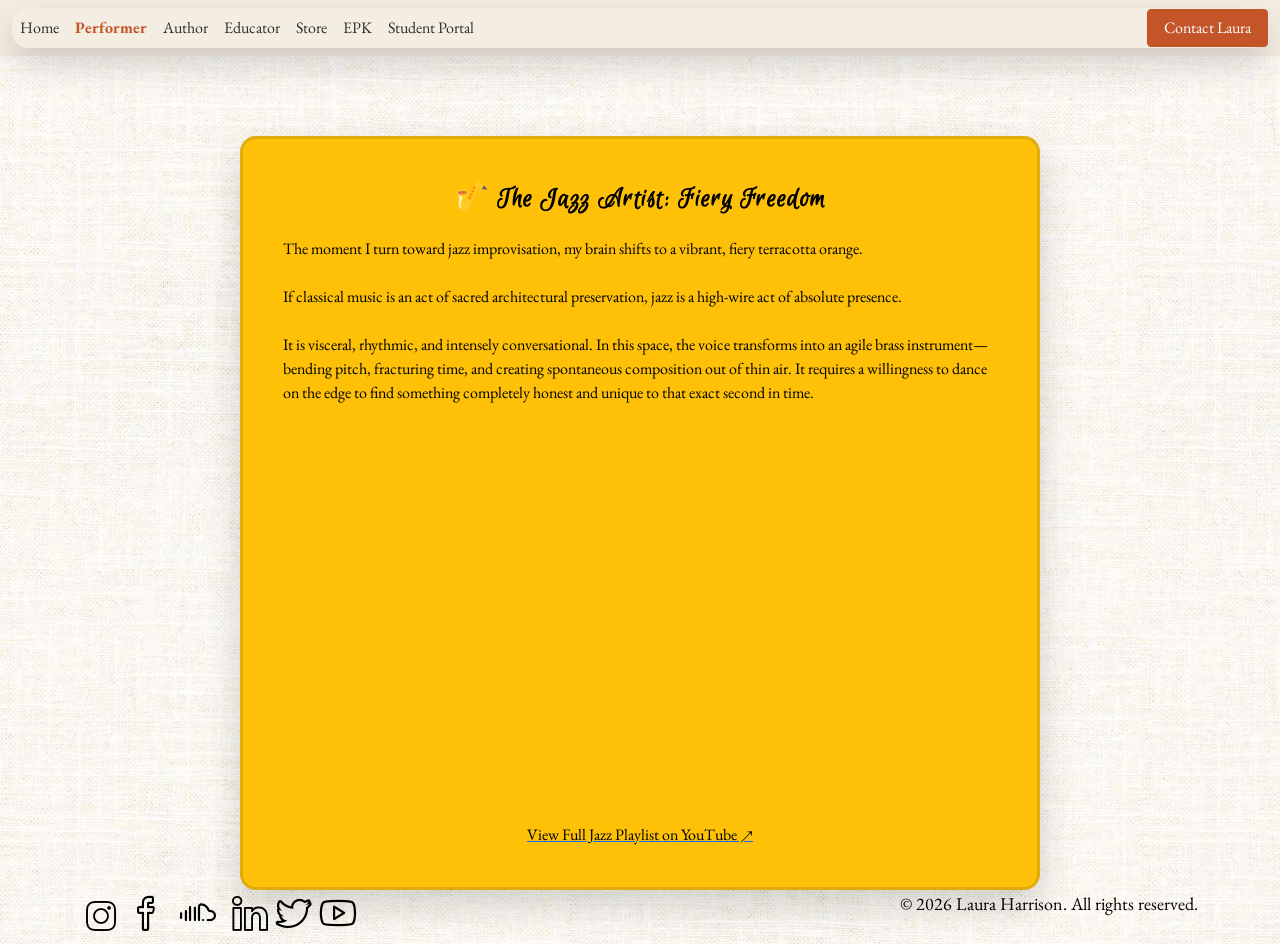
<file: jazz.html>
<!DOCTYPE html>
<html data-bs-theme="light" lang="en" style="font-family: 'EB Garamond', serif;--bs-body-bg: rgb(244, 237, 226);--bs-body-color: rgb(47, 46, 44);--bs-primary: rgb(143, 160, 142);--bs-primary-rgb: 143,160,142;--bs-secondary: rgb(212, 163, 89);--bs-secondary-rgb: 212,163,89;--bs-light: transparent;--bs-light-rgb: 0,0,0;--bs-dark: rgb(47, 46, 44);--bs-dark-rgb: 47,46,44;">

<head>
    <meta charset="utf-8">
    <meta name="viewport" content="width=device-width, initial-scale=1.0, shrink-to-fit=no">
    <title>mysite</title>
    <link rel="stylesheet" href="assets/bootstrap/css/bootstrap.min.css">
    <link rel="stylesheet" href="https://fonts.googleapis.com/css?family=Agu+Display&amp;display=swap">
    <link rel="stylesheet" href="https://fonts.googleapis.com/css?family=Akaya+Kanadaka&amp;display=swap">
    <link rel="stylesheet" href="https://fonts.googleapis.com/css?family=EB+Garamond&amp;display=swap">
    <link rel="stylesheet" href="https://fonts.googleapis.com/css?family=Euphoria+Script&amp;display=swap">
    <link rel="stylesheet" href="assets/fonts/simple-line-icons.min.css">
    <link rel="stylesheet" href="assets/css/iframe-youtube-mloureiro1973.css">
    <link rel="stylesheet" href="assets/css/iframe.css">
    <link rel="stylesheet" href="assets/css/Responsive-YouTube-Video-Section-Dark-Centered.css">
    <link rel="stylesheet" href="assets/css/styles.css">
</head>

<body style="font-family: 'EB Garamond', serif;">
    <nav class="navbar navbar-expand-md" style="background: var(--bs-body-bg);color: var(--bs-body-color);">
        <div class="container-fluid"><button class="navbar-toggler" data-bs-toggle="collapse" data-bs-target="#navcol-1"><span class="visually-hidden">Toggle navigation</span><span class="navbar-toggler-icon"></span></button>
            <div class="collapse navbar-collapse" id="navcol-1" style="border-radius: 16px;box-shadow: 0px 16px 35px rgba(47, 46, 44, 0.20);border-width: 1.5px;border-style: none;">
                <ul class="navbar-nav" style="border-style: none;border-top-color: rgba(47,;border-right-color: 46,;border-bottom-color: 44,;border-left-color: 0.20);">
                    <li class="nav-item"><a class="nav-link active" href="index.html">Home</a></li>
                    <li class="nav-item"><a class="nav-link active current-room" href="musician.html">Performer</a></li>
                    <li class="nav-item"><a class="nav-link active" href="author.html">Author</a></li>
                    <li class="nav-item"><a class="nav-link active" href="educator.html">Educator</a></li>
                    <li class="nav-item"><a class="nav-link active" href="store.html">Store</a></li>
                    <li class="nav-item"><a class="nav-link active" href="EPK.html">EPK</a></li>
                    <li class="nav-item"><a class="nav-link active" href="student.html">Student Portal</a></li>
                </ul><a class="ms-auto contact-btn" href="contact.html">Contact Laura</a>
            </div>
        </div>
    </nav>
    <div class="container bg-warning" style="margin-top: 80px;padding: 40px;text-align: center;width: 800px;border-style: solid;border-color: rgba(47, 46, 44, 0.15);border-top-color: rgba(47,;border-right-color: 46,;border-bottom-color: 44,;border-left-color: 0.15);box-shadow: 0px 15px 35px 0px rgba(47, 46, 44, 0.20);border-radius: 16px;">
        <p style="font-family: 'Euphoria Script', serif;font-size: 28px;letter-spacing: 1.3px;font-weight: bold;"><strong><span style="color: rgb(0, 0, 0);">🎷 The Jazz Artist: Fiery Freedom</span></strong></p>
        <p style="text-align: left;"><span style="color: rgb(0, 0, 0);">The moment I turn toward jazz improvisation, my brain shifts to a vibrant, fiery terracotta orange. </span><br><br><span style="color: rgb(0, 0, 0);">If classical music is an act of sacred architectural preservation, jazz is a high-wire act of absolute presence. </span><br><br><span style="color: rgb(0, 0, 0);">It is visceral, rhythmic, and intensely conversational. In this space, the voice transforms into an agile brass instrument—bending pitch, fracturing time, and creating spontaneous composition out of thin air. It requires a willingness to dance on the edge to find something completely honest and unique to that exact second in time.</span></p>
        <div class="ratio ratio-16x9"><iframe src="https://www.youtube.com/embed/videoseries?list=PLdyMyb5G53XLYsNrkOPJMgB8h8jXR3JDK"></iframe></div><a href="https://www.youtube.com/playlist?list=PLdyMyb5G53XLYsNrkOPJMgB8h8jXR3JDK" target="_blank"><span style="color: rgb(0, 0, 0);">View Full Jazz Playlist on YouTube ↗</span></a>
    </div>
    <div class="container">
        <div class="row">
            <div class="col-md-6"><a class="text-decoration-none m-1" href="https://www.instagram.com/drlauraharrison" target="_blank"><i class="icon-social-instagram" style="color: var(--bs-black);font-size: 30px;"></i></a><a class="text-decoration-none m-2" href="https://www.facebook.com/DrLauraHarrison" target="_blank"><i class="icon-social-facebook" style="color: var(--bs-black);font-size: 36px;text-decoration: none;"></i></a><a class="text-decoration-none m-2" href="https://soundcloud.com/lauraharrisonmusic" target="_blank"><i class="icon-social-soundcloud" style="color: var(--bs-black);font-size: 36px;"></i></a><a class="text-decoration-none" href="https://www.linkedin.com/in/drlauraharrison/" style="color: var(--bs-black);font-size: 36px;" target="_blank"><i class="icon-social-linkedin m-2"></i></a><a class="text-decoration-none" href="https://x.com/@DrLauraHarrison"><i class="icon-social-twitter" style="color: var(--bs-black);font-size: 36px;"></i></a><a class="text-decoration-none" href="https://www.youtube.com/lauraharrisonmusic" style="color: var(--bs-black);font-size: 36px;" target="_blank"><i class="icon-social-youtube m-2"></i></a></div>
            <div class="col-md-6">
                <p style="text-align: right;font-size: 18px;"><span style="color: rgb(0, 0, 0);">© 2026 Laura Harrison. All rights reserved.</span></p>
            </div>
        </div>
    </div>
    <script src="assets/bootstrap/js/bootstrap.min.js"></script>
    <script src="assets/js/form-autofill.js"></script>
</body>

</html>
</file>
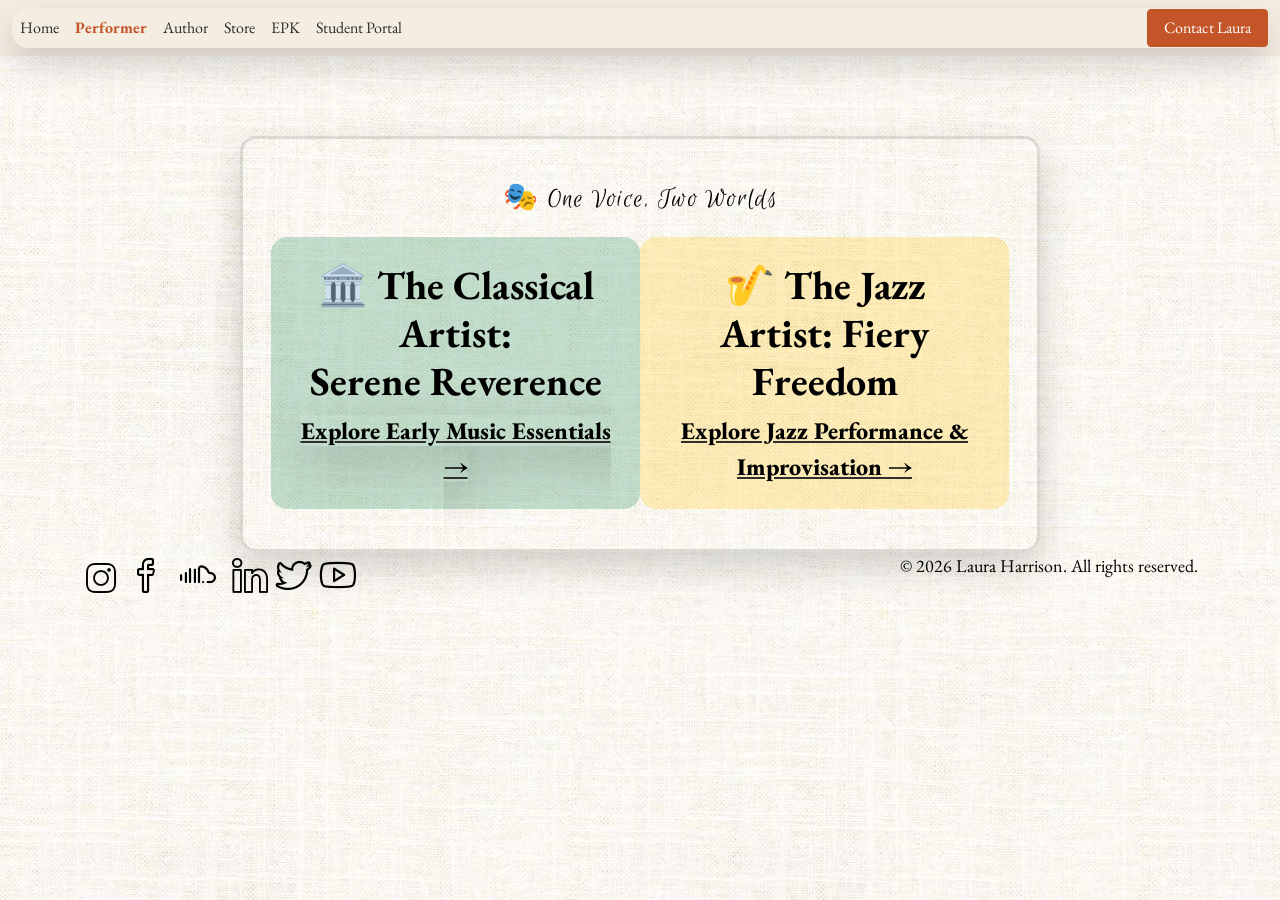
<file: musician.html>
<!DOCTYPE html>
<html data-bs-theme="light" lang="en" style="font-family: 'EB Garamond', serif;--bs-body-bg: rgb(244, 237, 226);--bs-body-color: rgb(47, 46, 44);--bs-primary: rgb(143, 160, 142);--bs-primary-rgb: 143,160,142;--bs-secondary: rgb(212, 163, 89);--bs-secondary-rgb: 212,163,89;--bs-light: transparent;--bs-light-rgb: 0,0,0;--bs-dark: rgb(47, 46, 44);--bs-dark-rgb: 47,46,44;">

<head>
    <meta charset="utf-8">
    <meta name="viewport" content="width=device-width, initial-scale=1.0, shrink-to-fit=no">
    <title>mysite</title>
    <link rel="stylesheet" href="assets/bootstrap/css/bootstrap.min.css">
    <link rel="stylesheet" href="https://fonts.googleapis.com/css?family=Agu+Display&amp;display=swap">
    <link rel="stylesheet" href="https://fonts.googleapis.com/css?family=Akaya+Kanadaka&amp;display=swap">
    <link rel="stylesheet" href="https://fonts.googleapis.com/css?family=EB+Garamond&amp;display=swap">
    <link rel="stylesheet" href="https://fonts.googleapis.com/css?family=Euphoria+Script&amp;display=swap">
    <link rel="stylesheet" href="assets/fonts/simple-line-icons.min.css">
    <link rel="stylesheet" href="assets/css/iframe-youtube-mloureiro1973.css">
    <link rel="stylesheet" href="assets/css/iframe.css">
    <link rel="stylesheet" href="assets/css/Responsive-YouTube-Video-Section-Dark-Centered.css">
    <link rel="stylesheet" href="assets/css/styles.css">
</head>

<body style="font-family: 'EB Garamond', serif;">
    <nav class="navbar navbar-expand-md" style="background: var(--bs-body-bg);color: var(--bs-body-color);">
        <div class="container-fluid"><button class="navbar-toggler" data-bs-toggle="collapse" data-bs-target="#navcol-1"><span class="visually-hidden">Toggle navigation</span><span class="navbar-toggler-icon"></span></button>
            <div class="collapse navbar-collapse" id="navcol-1" style="border-radius: 16px;box-shadow: 0px 16px 35px rgba(47, 46, 44, 0.20);border-width: 1.5px;border-style: none;">
                <ul class="navbar-nav" style="border-style: none;border-top-color: rgba(47,;border-right-color: 46,;border-bottom-color: 44,;border-left-color: 0.20);">
                    <li class="nav-item"><a class="nav-link active" href="index.html">Home</a></li>
                    <li class="nav-item"><a class="nav-link active current-room" href="musician.html">Performer</a></li>
                    <li class="nav-item"><a class="nav-link active" href="author.html">Author</a></li>
                    <li class="nav-item"><a class="nav-link active" href="store.html">Store</a></li>
                    <li class="nav-item"><a class="nav-link active" href="EPK.html">EPK</a></li>
                    <li class="nav-item"><a class="nav-link active" href="student.html">Student Portal</a></li>
                </ul><a class="ms-auto contact-btn" href="contact.html">Contact Laura</a>
            </div>
        </div>
    </nav>
    <div class="container" style="margin-top: 80px;padding: 40px;text-align: center;width: 800px;border-style: solid;border-color: rgba(47, 46, 44, 0.15);border-top-color: rgba(47,;border-right-color: 46,;border-bottom-color: 44,;border-left-color: 0.15);box-shadow: 0px 15px 35px 0px rgba(47, 46, 44, 0.20);border-radius: 16px;">
        <p style="font-family: 'Euphoria Script', serif;font-size: 28px;letter-spacing: 1.3px;font-weight: bold;"><span style="font-weight: normal !important; color: rgb(0, 0, 0);">🎭 One Voice, Two Worlds</span></p>
        <div></div>
        <div class="row">
            <div class="col-md-6 bg-success bg-opacity-25 rounded-4 p-4">
                <h1><strong><span style="color: rgb(0, 0, 0);">🏛️ The Classical Artist: </span></strong><br><strong><span style="color: rgb(0, 0, 0);">Serene Reverence</span></strong></h1><a class="fs-4 fw-bold link-dark shadow-lg px-0" href="classical.html"><strong><span style="color: rgb(0, 0, 0);">Explore Early Music Essentials →</span></strong></a>
            </div>
            <div class="col-md-6 bg-warning bg-opacity-25 rounded-4 p-4">
                <h1><strong><span style="color: rgb(0, 0, 0);">🎷 The Jazz Artist: Fiery Freedom</span></strong></h1><a class="fs-4 fw-bold link-dark px-0" href="jazz.html"><strong><span style="color: rgb(0, 0, 0);">Explore Jazz Performance &amp; Improvisation →</span></strong></a>
            </div>
        </div>
    </div>
    <div class="container">
        <div class="row">
            <div class="col-md-6"><a class="text-decoration-none m-1" href="https://www.instagram.com/drlauraharrison" target="_blank"><i class="icon-social-instagram" style="color: var(--bs-black);font-size: 30px;"></i></a><a class="text-decoration-none m-2" href="https://www.facebook.com/DrLauraHarrison" target="_blank"><i class="icon-social-facebook" style="color: var(--bs-black);font-size: 36px;text-decoration: none;"></i></a><a class="text-decoration-none m-2" href="https://soundcloud.com/lauraharrisonmusic" target="_blank"><i class="icon-social-soundcloud" style="color: var(--bs-black);font-size: 36px;"></i></a><a class="text-decoration-none" href="https://www.linkedin.com/in/drlauraharrison/" style="color: var(--bs-black);font-size: 36px;" target="_blank"><i class="icon-social-linkedin m-2"></i></a><a class="text-decoration-none" href="https://x.com/@DrLauraHarrison"><i class="icon-social-twitter" style="color: var(--bs-black);font-size: 36px;"></i></a><a class="text-decoration-none" href="https://www.youtube.com/lauraharrisonmusic" style="color: var(--bs-black);font-size: 36px;" target="_blank"><i class="icon-social-youtube m-2"></i></a></div>
            <div class="col-md-6">
                <p style="text-align: right;font-size: 18px;"><span style="color: rgb(0, 0, 0);">© 2026 Laura Harrison. All rights reserved.</span></p>
            </div>
        </div>
    </div>
    <script src="assets/bootstrap/js/bootstrap.min.js"></script>
    <script src="assets/js/form-autofill.js"></script>
</body>

</html>
</file>
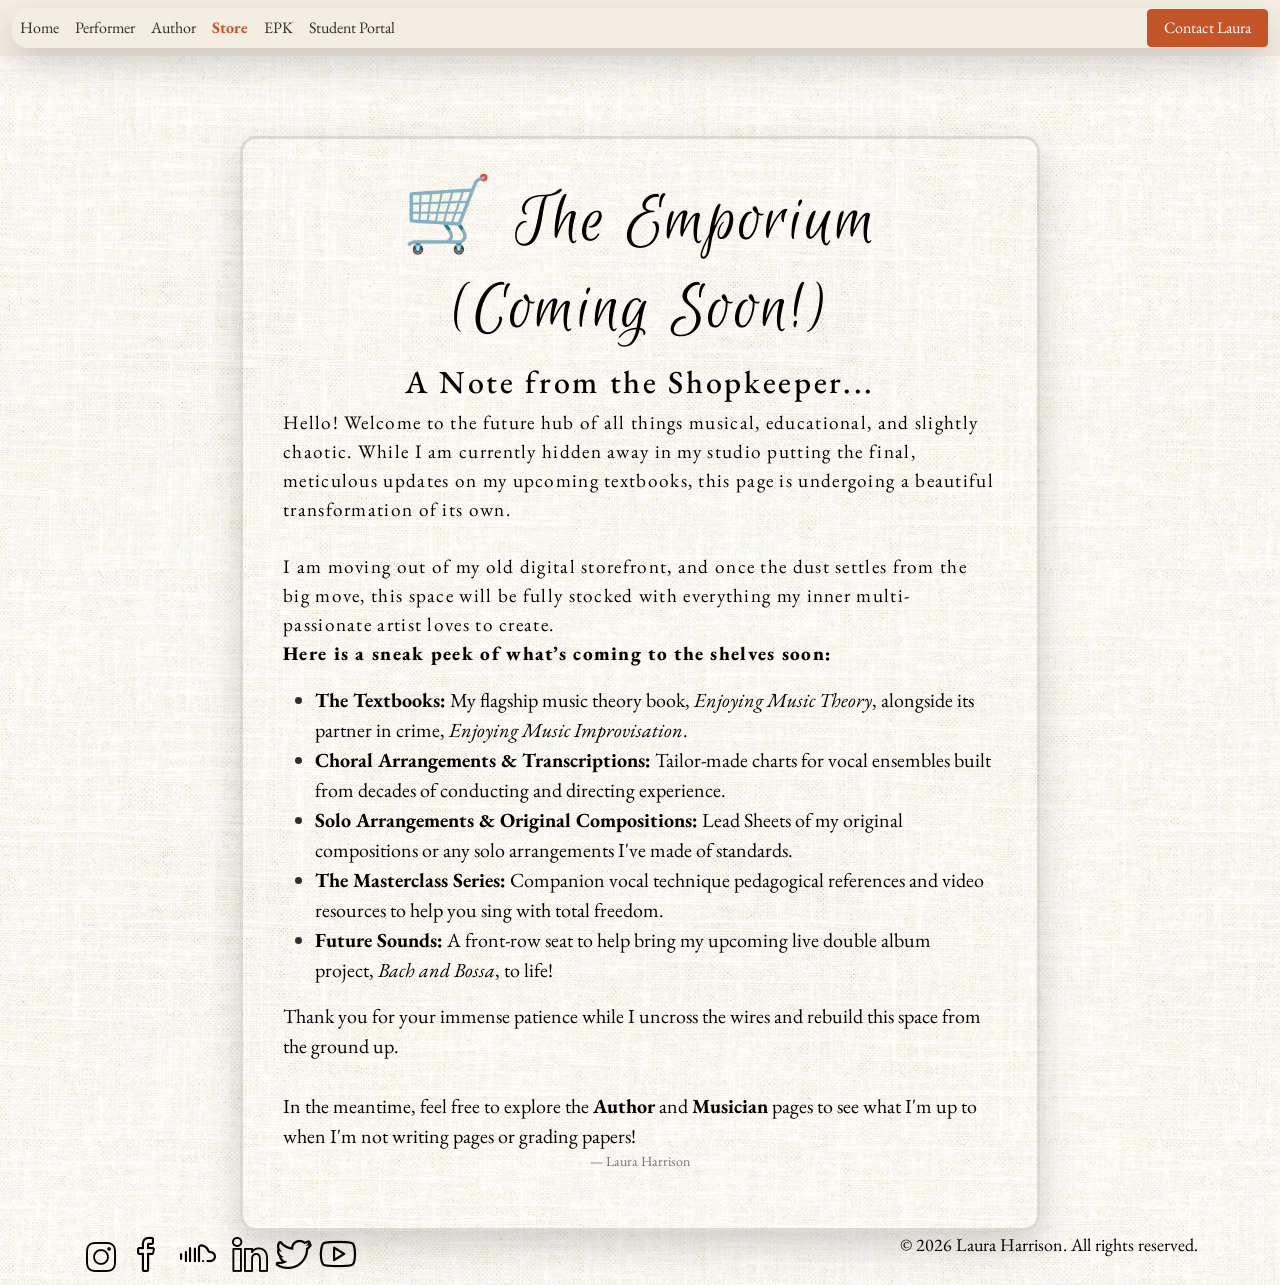
<file: store.html>
<!DOCTYPE html>
<html data-bs-theme="light" lang="en" style="font-family: 'EB Garamond', serif;--bs-body-bg: rgb(244, 237, 226);--bs-body-color: rgb(47, 46, 44);--bs-primary: rgb(143, 160, 142);--bs-primary-rgb: 143,160,142;--bs-secondary: rgb(212, 163, 89);--bs-secondary-rgb: 212,163,89;--bs-light: transparent;--bs-light-rgb: 0,0,0;--bs-dark: rgb(47, 46, 44);--bs-dark-rgb: 47,46,44;">

<head>
    <meta charset="utf-8">
    <meta name="viewport" content="width=device-width, initial-scale=1.0, shrink-to-fit=no">
    <title>mysite</title>
    <link rel="stylesheet" href="assets/bootstrap/css/bootstrap.min.css">
    <link rel="stylesheet" href="https://fonts.googleapis.com/css?family=Agu+Display&amp;display=swap">
    <link rel="stylesheet" href="https://fonts.googleapis.com/css?family=Akaya+Kanadaka&amp;display=swap">
    <link rel="stylesheet" href="https://fonts.googleapis.com/css?family=EB+Garamond&amp;display=swap">
    <link rel="stylesheet" href="https://fonts.googleapis.com/css?family=Euphoria+Script&amp;display=swap">
    <link rel="stylesheet" href="assets/fonts/simple-line-icons.min.css">
    <link rel="stylesheet" href="assets/css/iframe-youtube-mloureiro1973.css">
    <link rel="stylesheet" href="assets/css/iframe.css">
    <link rel="stylesheet" href="assets/css/Responsive-YouTube-Video-Section-Dark-Centered.css">
    <link rel="stylesheet" href="assets/css/styles.css">
</head>

<body style="font-family: 'EB Garamond', serif;">
    <nav class="navbar navbar-expand-md" style="background: var(--bs-body-bg);color: var(--bs-body-color);">
        <div class="container-fluid"><button class="navbar-toggler" data-bs-toggle="collapse" data-bs-target="#navcol-1"><span class="visually-hidden">Toggle navigation</span><span class="navbar-toggler-icon"></span></button>
            <div class="collapse navbar-collapse" id="navcol-1" style="border-radius: 16px;box-shadow: 0px 16px 35px rgba(47, 46, 44, 0.20);border-width: 1.5px;border-style: none;">
                <ul class="navbar-nav" style="border-style: none;border-top-color: rgba(47,;border-right-color: 46,;border-bottom-color: 44,;border-left-color: 0.20);">
                    <li class="nav-item"><a class="nav-link active" href="index.html">Home</a></li>
                    <li class="nav-item"><a class="nav-link active" href="musician.html">Performer</a></li>
                    <li class="nav-item"><a class="nav-link active" href="author.html">Author</a></li>
                    <li class="nav-item"><a class="nav-link active current-room" href="store.html">Store</a></li>
                    <li class="nav-item"><a class="nav-link active" href="EPK.html">EPK</a></li>
                    <li class="nav-item"><a class="nav-link active" href="student.html">Student Portal</a></li>
                </ul><a class="ms-auto contact-btn" href="contact.html">Contact Laura</a>
            </div>
        </div>
    </nav>
    <div class="container" style="margin-top: 80px;padding: 40px;text-align: center;width: 800px;border-style: solid;border-color: rgba(47, 46, 44, 0.15);border-top-color: rgba(47,;border-right-color: 46,;border-bottom-color: 44,;border-left-color: 0.15);box-shadow: 0px 15px 35px 0px rgba(47, 46, 44, 0.20);border-radius: 16px;">
        <h1 style="font-family: 'Euphoria Script', serif;font-size: 55pt;letter-spacing: 2pt;"><span style="color: rgb(0, 0, 0);">🛒 The Emporium </span><br><span style="color: rgb(0, 0, 0);">(Coming Soon!)</span></h1>
        <h2 style="font-family: 'EB Garamond', serif;font-size: 32;letter-spacing: 2pt;"><span style="color: rgb(0, 0, 0);">A Note from the Shopkeeper...</span></h2>
        <p style="font-family: 'EB Garamond', serif;font-size: larger;letter-spacing: 1.3px;font-weight: bold;text-align: left;"><span style="font-weight: normal !important; color: rgb(0, 0, 0);">Hello! Welcome to the future hub of all things musical, educational, and slightly chaotic. While I am currently hidden away in my studio putting the final, meticulous updates on my upcoming textbooks, this page is undergoing a beautiful transformation of its own.</span><br><br><span style="font-weight: normal !important; color: rgb(0, 0, 0);">I am moving out of my old digital storefront, and once the dust settles from the big move, this space will be fully stocked with everything my inner multi-passionate artist loves to create.</span><br><strong><span style="color: rgb(0, 0, 0);">Here is a sneak peek of what’s coming to the shelves soon:</span></strong></p>
        <ul>
            <li style="font-size: 20px;text-align: left;"><strong><span style="color: rgb(0, 0, 0);">The Textbooks:</span></strong><span style="color: rgb(0, 0, 0);">&nbsp;My flagship music theory book,&nbsp;</span><em><span style="color: rgb(0, 0, 0);">Enjoying Music Theory</span></em><span style="color: rgb(0, 0, 0);">, alongside its partner in crime,&nbsp;</span><em><span style="color: rgb(0, 0, 0);">Enjoying Music Improvisation</span></em><span style="color: rgb(0, 0, 0);">.</span></li>
            <li style="text-align: left;font-size: 20px;"><strong><span style="color: rgb(0, 0, 0);">Choral Arrangements &amp; Transcriptions:</span></strong><span style="color: rgb(0, 0, 0);">&nbsp;Tailor-made charts for vocal ensembles built from decades of conducting and directing experience.</span></li>
            <li style="text-align: left;font-size: 20px;"><strong><span style="color: rgb(0, 0, 0);">Solo Arrangements &amp; Original Compositions:</span></strong><span style="color: rgb(0, 0, 0);">&nbsp;Lead Sheets of my original compositions or any solo arrangements I've made of standards.&nbsp;</span></li>
            <li style="text-align: left;font-size: 20px;"><strong><span style="color: rgb(0, 0, 0);">The Masterclass Series:</span></strong><span style="color: rgb(0, 0, 0);">&nbsp;Companion vocal technique pedagogical references and video resources to help you sing with total freedom.</span></li>
            <li style="text-align: left;font-size: 20px;"><strong><span style="color: rgb(0, 0, 0);">Future Sounds:</span></strong><span style="color: rgb(0, 0, 0);">&nbsp;A front-row seat to help bring my upcoming live double album project,&nbsp;</span><em><span style="color: rgb(0, 0, 0);">Bach and Bossa</span></em><span style="color: rgb(0, 0, 0);">, to life!</span></li>
        </ul>
        <figure>
            <blockquote class="blockquote">
                <p class="mb-0" style="text-align: left;"><span style="color: rgb(0, 0, 0);">Thank you for your immense patience while I uncross the wires and rebuild this space from the ground up. </span><br><br><span style="color: rgb(0, 0, 0);">In the meantime, feel free to explore the&nbsp;</span><strong><span style="color: rgb(0, 0, 0);">Author</span></strong><span style="color: rgb(0, 0, 0);">&nbsp;and&nbsp;</span><strong><span style="color: rgb(0, 0, 0);">Musician</span></strong><span style="color: rgb(0, 0, 0);">&nbsp;pages to see what I'm up to when I'm not writing pages or grading papers!</span></p>
            </blockquote>
            <figcaption class="blockquote-footer">Laura Harrison</figcaption>
        </figure>
        <p style="font-family: 'EB Garamond', serif;font-size: larger;letter-spacing: 1.3px;font-weight: bold;text-align: left;"></p>
    </div>
    <div class="container">
        <div class="row">
            <div class="col-md-6"><a class="text-decoration-none m-1" href="https://www.instagram.com/drlauraharrison" target="_blank"><i class="icon-social-instagram" style="color: var(--bs-black);font-size: 30px;"></i></a><a class="text-decoration-none m-2" href="https://www.facebook.com/DrLauraHarrison" target="_blank"><i class="icon-social-facebook" style="color: var(--bs-black);font-size: 36px;text-decoration: none;"></i></a><a class="text-decoration-none m-2" href="https://soundcloud.com/lauraharrisonmusic" target="_blank"><i class="icon-social-soundcloud" style="color: var(--bs-black);font-size: 36px;"></i></a><a class="text-decoration-none" href="https://www.linkedin.com/in/drlauraharrison/" style="color: var(--bs-black);font-size: 36px;" target="_blank"><i class="icon-social-linkedin m-2"></i></a><a class="text-decoration-none" href="https://x.com/@DrLauraHarrison"><i class="icon-social-twitter" style="color: var(--bs-black);font-size: 36px;"></i></a><a class="text-decoration-none" href="https://www.youtube.com/lauraharrisonmusic" style="color: var(--bs-black);font-size: 36px;" target="_blank"><i class="icon-social-youtube m-2"></i></a></div>
            <div class="col-md-6">
                <p style="text-align: right;font-size: 18px;"><span style="color: rgb(0, 0, 0);">© 2026 Laura Harrison. All rights reserved.</span></p>
            </div>
        </div>
    </div>
    <script src="assets/bootstrap/js/bootstrap.min.js"></script>
    <script src="assets/js/form-autofill.js"></script>
</body>

</html>
</file>
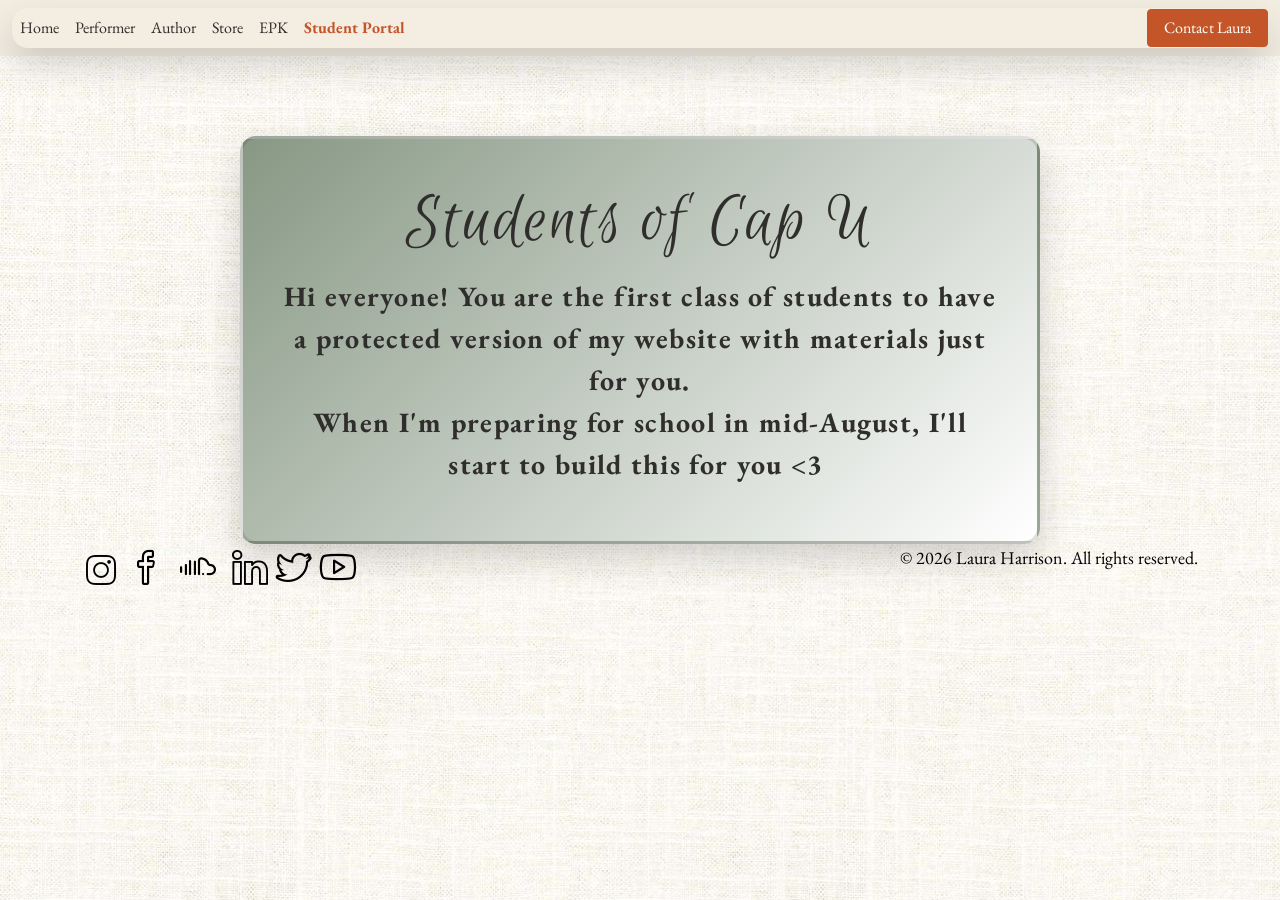
<file: student.html>
<!DOCTYPE html>
<html data-bs-theme="light" lang="en" style="font-family: 'EB Garamond', serif;--bs-body-bg: rgb(244, 237, 226);--bs-body-color: rgb(47, 46, 44);--bs-primary: rgb(143, 160, 142);--bs-primary-rgb: 143,160,142;--bs-secondary: rgb(212, 163, 89);--bs-secondary-rgb: 212,163,89;--bs-light: transparent;--bs-light-rgb: 0,0,0;--bs-dark: rgb(47, 46, 44);--bs-dark-rgb: 47,46,44;">

<head>
    <meta charset="utf-8">
    <meta name="viewport" content="width=device-width, initial-scale=1.0, shrink-to-fit=no">
    <title>mysite</title>
    <link rel="stylesheet" href="assets/bootstrap/css/bootstrap.min.css">
    <link rel="stylesheet" href="https://fonts.googleapis.com/css?family=Agu+Display&amp;display=swap">
    <link rel="stylesheet" href="https://fonts.googleapis.com/css?family=Akaya+Kanadaka&amp;display=swap">
    <link rel="stylesheet" href="https://fonts.googleapis.com/css?family=EB+Garamond&amp;display=swap">
    <link rel="stylesheet" href="https://fonts.googleapis.com/css?family=Euphoria+Script&amp;display=swap">
    <link rel="stylesheet" href="assets/fonts/simple-line-icons.min.css">
    <link rel="stylesheet" href="assets/css/iframe-youtube-mloureiro1973.css">
    <link rel="stylesheet" href="assets/css/iframe.css">
    <link rel="stylesheet" href="assets/css/Responsive-YouTube-Video-Section-Dark-Centered.css">
    <link rel="stylesheet" href="assets/css/styles.css">
</head>

<body style="font-family: 'EB Garamond', serif;">
    <nav class="navbar navbar-expand-md" style="background: var(--bs-body-bg);">
        <div class="container-fluid"><button class="navbar-toggler" data-bs-toggle="collapse" data-bs-target="#navcol-1"><span class="visually-hidden">Toggle navigation</span><span class="navbar-toggler-icon"></span></button>
            <div class="collapse navbar-collapse" id="navcol-1" style="border-radius: 16px;box-shadow: 0px 16px 35px rgba(47, 46, 44, 0.20);border-width: 1.5px;border-style: none;">
                <ul class="navbar-nav" style="border-style: none;border-top-color: rgba(47,;border-right-color: 46,;border-bottom-color: 44,;border-left-color: 0.20);">
                    <li class="nav-item"><a class="nav-link active" href="index.html">Home</a></li>
                    <li class="nav-item"><a class="nav-link active" href="musician.html">Performer</a></li>
                    <li class="nav-item"><a class="nav-link active" href="author.html">Author</a></li>
                    <li class="nav-item"><a class="nav-link active" href="store.html">Store</a></li>
                    <li class="nav-item"><a class="nav-link active" href="EPK.html">EPK</a></li>
                    <li class="nav-item"><a class="nav-link active current-room" href="student.html">Student Portal</a></li>
                </ul><a class="ms-auto contact-btn" href="contact.html">Contact Laura</a>
            </div>
        </div>
    </nav>
    <div class="container" style="margin-top: 80px;padding: 40px;text-align: center;width: 800px;border-style: solid;border-color: rgba(47, 46, 44, 0.15);border-top-color: rgba(47,;border-right-color: 46,;border-bottom-color: 44,;border-left-color: 0.15);box-shadow: 0px 15px 35px 0px rgba(47, 46, 44, 0.20);border-radius: 16px;background: linear-gradient(135deg, #879884 0%, white);">
        <h1 style="font-family: 'Euphoria Script', serif;font-size: 55pt;letter-spacing: 2pt;">Students of Cap U</h1>
        <p style="font-family: 'EB Garamond', serif;font-size: 28px;letter-spacing: 1.3px;font-weight: bold;">Hi everyone! You are the first class of students to have a protected version of my website with materials just for you.<br>When I'm preparing for school in mid-August, I'll start to build this for you &lt;3&nbsp;</p>
    </div>
    <div class="container">
        <div class="row">
            <div class="col-md-6"><a class="text-decoration-none m-1" href="https://www.instagram.com/drlauraharrison" target="_blank"><i class="icon-social-instagram" style="color: var(--bs-black);font-size: 30px;"></i></a><a class="text-decoration-none m-2" href="https://www.facebook.com/DrLauraHarrison" target="_blank"><i class="icon-social-facebook" style="color: var(--bs-black);font-size: 36px;text-decoration: none;"></i></a><a class="text-decoration-none m-2" href="https://soundcloud.com/lauraharrisonmusic" target="_blank"><i class="icon-social-soundcloud" style="color: var(--bs-black);font-size: 36px;"></i></a><a class="text-decoration-none" href="https://www.linkedin.com/in/drlauraharrison/" style="color: var(--bs-black);font-size: 36px;" target="_blank"><i class="icon-social-linkedin m-2"></i></a><a class="text-decoration-none" href="https://x.com/@DrLauraHarrison"><i class="icon-social-twitter" style="color: var(--bs-black);font-size: 36px;"></i></a><a class="text-decoration-none" href="https://www.youtube.com/lauraharrisonmusic" style="color: var(--bs-black);font-size: 36px;" target="_blank"><i class="icon-social-youtube m-2"></i></a></div>
            <div class="col-md-6">
                <p style="text-align: right;font-size: 18px;"><span style="color: rgb(0, 0, 0);">© 2026 Laura Harrison. All rights reserved.</span></p>
            </div>
        </div>
    </div>
    <script src="assets/bootstrap/js/bootstrap.min.js"></script>
    <script src="assets/js/form-autofill.js"></script>
</body>

</html>
</file>
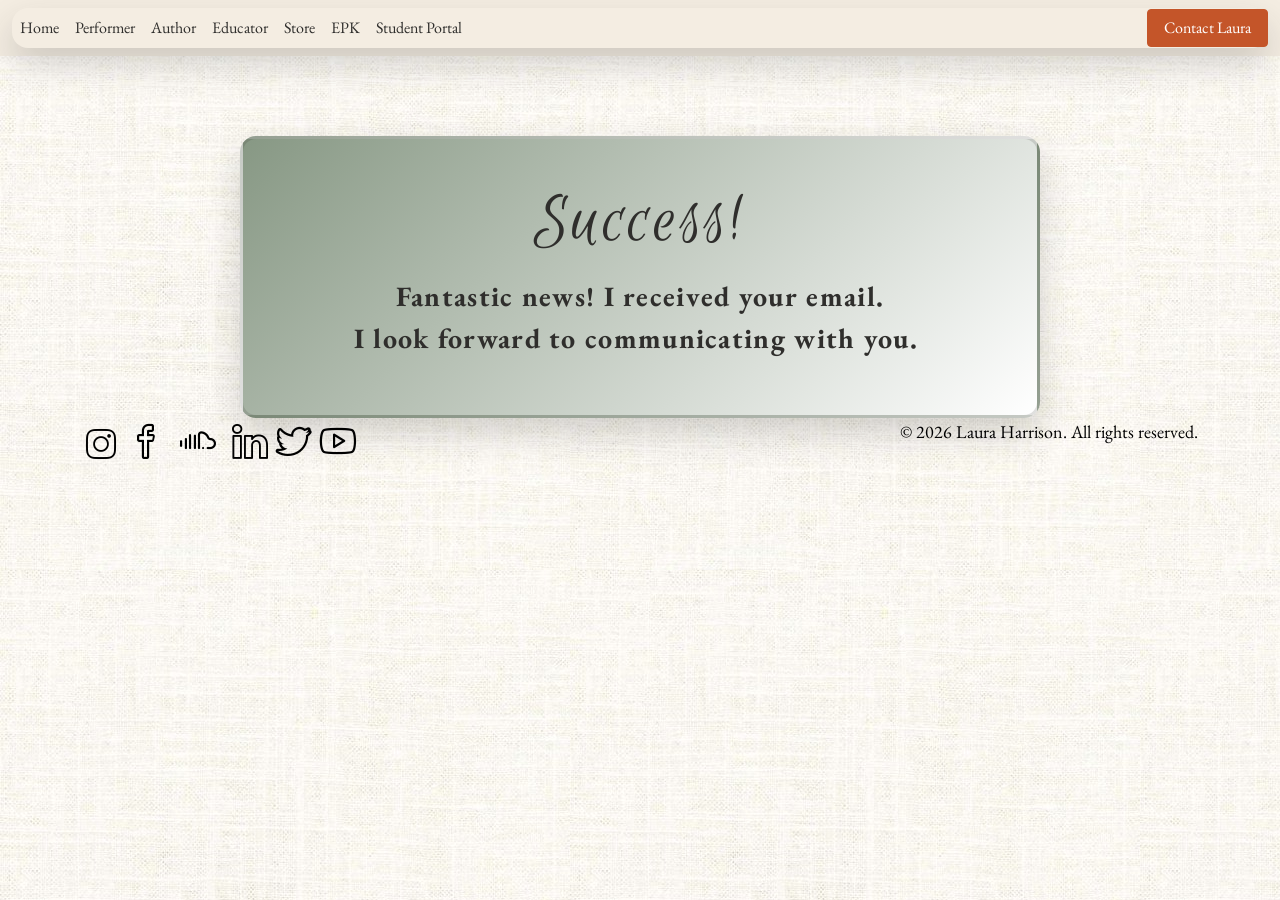
<file: success.html>
<!DOCTYPE html>
<html data-bs-theme="light" lang="en" style="font-family: 'EB Garamond', serif;--bs-body-bg: rgb(244, 237, 226);--bs-body-color: rgb(47, 46, 44);--bs-primary: rgb(143, 160, 142);--bs-primary-rgb: 143,160,142;--bs-secondary: rgb(212, 163, 89);--bs-secondary-rgb: 212,163,89;--bs-light: transparent;--bs-light-rgb: 0,0,0;--bs-dark: rgb(47, 46, 44);--bs-dark-rgb: 47,46,44;">

<head>
    <meta charset="utf-8">
    <meta name="viewport" content="width=device-width, initial-scale=1.0, shrink-to-fit=no">
    <title>mysite</title>
    <link rel="stylesheet" href="assets/bootstrap/css/bootstrap.min.css">
    <link rel="stylesheet" href="https://fonts.googleapis.com/css?family=Agu+Display&amp;display=swap">
    <link rel="stylesheet" href="https://fonts.googleapis.com/css?family=Akaya+Kanadaka&amp;display=swap">
    <link rel="stylesheet" href="https://fonts.googleapis.com/css?family=EB+Garamond&amp;display=swap">
    <link rel="stylesheet" href="https://fonts.googleapis.com/css?family=Euphoria+Script&amp;display=swap">
    <link rel="stylesheet" href="assets/fonts/simple-line-icons.min.css">
    <link rel="stylesheet" href="assets/css/iframe-youtube-mloureiro1973.css">
    <link rel="stylesheet" href="assets/css/iframe.css">
    <link rel="stylesheet" href="assets/css/Responsive-YouTube-Video-Section-Dark-Centered.css">
    <link rel="stylesheet" href="assets/css/styles.css">
</head>

<body style="font-family: 'EB Garamond', serif;">
    <nav class="navbar navbar-expand-md" style="background: var(--bs-body-bg);">
        <div class="container-fluid"><button class="navbar-toggler" data-bs-toggle="collapse" data-bs-target="#navcol-1"><span class="visually-hidden">Toggle navigation</span><span class="navbar-toggler-icon"></span></button>
            <div class="collapse navbar-collapse" id="navcol-1" style="border-radius: 16px;box-shadow: 0px 16px 35px rgba(47, 46, 44, 0.20);border-width: 1.5px;border-style: none;">
                <ul class="navbar-nav" style="border-style: none;border-top-color: rgba(47,;border-right-color: 46,;border-bottom-color: 44,;border-left-color: 0.20);">
                    <li class="nav-item"><a class="nav-link active" href="index.html">Home</a></li>
                    <li class="nav-item"><a class="nav-link active" href="musician.html">Performer</a></li>
                    <li class="nav-item"><a class="nav-link active" href="author.html">Author</a></li>
                    <li class="nav-item"><a class="nav-link active" href="educator.html">Educator</a></li>
                    <li class="nav-item"><a class="nav-link active" href="store.html">Store</a></li>
                    <li class="nav-item"><a class="nav-link active" href="EPK.html">EPK</a></li>
                    <li class="nav-item"><a class="nav-link active" href="student.html">Student Portal</a></li>
                </ul><a class="ms-auto contact-btn" href="contact.html">Contact Laura</a>
            </div>
        </div>
    </nav>
    <div class="container" style="margin-top: 80px;padding: 40px;text-align: center;width: 800px;border-style: solid;border-color: rgba(47, 46, 44, 0.15);border-top-color: rgba(47,;border-right-color: 46,;border-bottom-color: 44,;border-left-color: 0.15);box-shadow: 0px 15px 35px 0px rgba(47, 46, 44, 0.20);border-radius: 16px;background: linear-gradient(135deg, #879884 0%, white);">
        <h1 style="font-family: 'Euphoria Script', serif;font-size: 55pt;letter-spacing: 2pt;">Success!</h1>
        <p style="font-family: 'EB Garamond', serif;font-size: 28px;letter-spacing: 1.3px;font-weight: bold;">Fantastic news! I received your email. <br>I look forward to communicating with you.&nbsp;</p>
    </div>
    <div class="container">
        <div class="row">
            <div class="col-md-6"><a class="text-decoration-none m-1" href="https://www.instagram.com/drlauraharrison" target="_blank"><i class="icon-social-instagram" style="color: var(--bs-black);font-size: 30px;"></i></a><a class="text-decoration-none m-2" href="https://www.facebook.com/DrLauraHarrison" target="_blank"><i class="icon-social-facebook" style="color: var(--bs-black);font-size: 36px;text-decoration: none;"></i></a><a class="text-decoration-none m-2" href="https://soundcloud.com/lauraharrisonmusic" target="_blank"><i class="icon-social-soundcloud" style="color: var(--bs-black);font-size: 36px;"></i></a><a class="text-decoration-none" href="https://www.linkedin.com/in/drlauraharrison/" style="color: var(--bs-black);font-size: 36px;" target="_blank"><i class="icon-social-linkedin m-2"></i></a><a class="text-decoration-none" href="https://x.com/@DrLauraHarrison"><i class="icon-social-twitter" style="color: var(--bs-black);font-size: 36px;"></i></a><a class="text-decoration-none" href="https://www.youtube.com/lauraharrisonmusic" style="color: var(--bs-black);font-size: 36px;" target="_blank"><i class="icon-social-youtube m-2"></i></a></div>
            <div class="col-md-6">
                <p style="text-align: right;font-size: 18px;"><span style="color: rgb(0, 0, 0);">© 2026 Laura Harrison. All rights reserved.</span></p>
            </div>
        </div>
    </div>
    <script src="assets/bootstrap/js/bootstrap.min.js"></script>
    <script src="assets/js/form-autofill.js"></script>
</body>

</html>
</file>
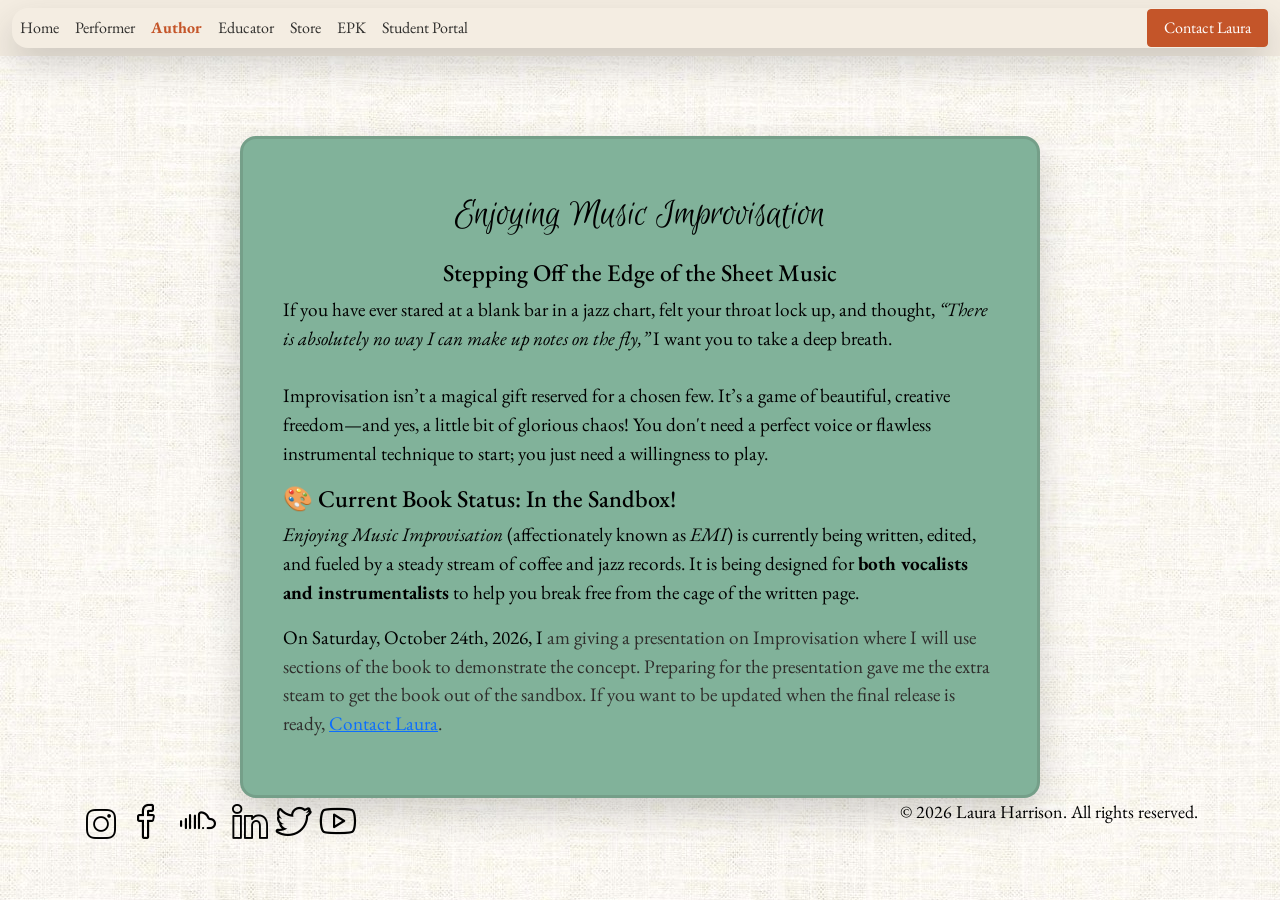
<file: temp.html>
<!DOCTYPE html>
<html data-bs-theme="light" lang="en" style="font-family: 'EB Garamond', serif;--bs-body-bg: rgb(244, 237, 226);--bs-body-color: rgb(47, 46, 44);--bs-primary: rgb(143, 160, 142);--bs-primary-rgb: 143,160,142;--bs-secondary: rgb(212, 163, 89);--bs-secondary-rgb: 212,163,89;--bs-light: transparent;--bs-light-rgb: 0,0,0;--bs-dark: rgb(47, 46, 44);--bs-dark-rgb: 47,46,44;">

<head>
    <meta charset="utf-8">
    <meta name="viewport" content="width=device-width, initial-scale=1.0, shrink-to-fit=no">
    <title>mysite</title>
    <link rel="stylesheet" href="assets/bootstrap/css/bootstrap.min.css">
    <link rel="stylesheet" href="https://fonts.googleapis.com/css?family=Agu+Display&amp;display=swap">
    <link rel="stylesheet" href="https://fonts.googleapis.com/css?family=Akaya+Kanadaka&amp;display=swap">
    <link rel="stylesheet" href="https://fonts.googleapis.com/css?family=EB+Garamond&amp;display=swap">
    <link rel="stylesheet" href="https://fonts.googleapis.com/css?family=Euphoria+Script&amp;display=swap">
    <link rel="stylesheet" href="assets/fonts/simple-line-icons.min.css">
    <link rel="stylesheet" href="assets/css/iframe-youtube-mloureiro1973.css">
    <link rel="stylesheet" href="assets/css/iframe.css">
    <link rel="stylesheet" href="assets/css/Responsive-YouTube-Video-Section-Dark-Centered.css">
    <link rel="stylesheet" href="assets/css/styles.css">
</head>

<body style="font-family: 'EB Garamond', serif;">
    <nav class="navbar navbar-expand-md" style="background: var(--bs-body-bg);">
        <div class="container-fluid"><button class="navbar-toggler" data-bs-toggle="collapse" data-bs-target="#navcol-1"><span class="visually-hidden">Toggle navigation</span><span class="navbar-toggler-icon"></span></button>
            <div class="collapse navbar-collapse" id="navcol-1" style="border-radius: 16px;box-shadow: 0px 16px 35px rgba(47, 46, 44, 0.20);border-width: 1.5px;border-style: none;">
                <ul class="navbar-nav" style="border-style: none;border-top-color: rgba(47,;border-right-color: 46,;border-bottom-color: 44,;border-left-color: 0.20);">
                    <li class="nav-item"><a class="nav-link active" href="index.html">Home</a></li>
                    <li class="nav-item"><a class="nav-link active" href="musician.html">Performer</a></li>
                    <li class="nav-item"><a class="nav-link active current-room" href="author.html">Author</a></li>
                    <li class="nav-item"><a class="nav-link active" href="educator.html">Educator</a></li>
                    <li class="nav-item"><a class="nav-link active" href="store.html">Store</a></li>
                    <li class="nav-item"><a class="nav-link active" href="EPK.html">EPK</a></li>
                    <li class="nav-item"><a class="nav-link active" href="student.html">Student Portal</a></li>
                </ul><a class="ms-auto contact-btn" href="contact.html">Contact Laura</a>
            </div>
        </div>
    </nav>
    <div class="container-fluid" style="margin-top: 80px;padding: 40px;text-align: center;width: 800px;border-style: solid;border-color: rgba(47, 46, 44, 0.15);border-top-color: rgba(47,;border-right-color: 46,;border-bottom-color: 44,;border-left-color: 0.15);box-shadow: 0px 15px 35px 0px rgba(47, 46, 44, 0.20);border-radius: 16px;background: #81B29A;">
        <div class="row">
            <div class="col" style="padding: 12px;">
                <h1 style="font-family: 'Euphoria Script', serif;"><span style="color: rgb(0, 0, 0);">Enjoying Music Improvisation</span></h1>
            </div>
        </div>
        <div class="row">
            <div class="col">
                <h4 style="font-family: 'EB Garamond', serif;"><span style="color: rgb(0, 0, 0);">Stepping Off the Edge of the Sheet Music</span></h4>
                <p style="font-size: larger;text-align: left;"><span style="color: rgb(0, 0, 0);">If you have ever stared at a blank bar in a jazz chart, felt your throat lock up, and thought,&nbsp;</span><em><span style="color: rgb(0, 0, 0);">“There is absolutely no way I can make up notes on the fly,”</span></em><span style="color: rgb(0, 0, 0);">&nbsp;I want you to take a deep breath.</span><br><br><span style="color: rgb(0, 0, 0);">Improvisation isn’t a magical gift reserved for a chosen few. It’s a game of beautiful, creative freedom—and yes, a little bit of glorious chaos! You don't need a perfect voice or flawless instrumental technique to start; you just need a willingness to play.</span></p>
                <h4 style="font-family: 'EB Garamond', serif;text-align: left;"><span style="color: rgb(0, 0, 0);">🎨 Current Book Status: In the Sandbox!</span></h4>
                <p style="font-size: larger;text-align: left;"><em><span style="color: rgb(0, 0, 0);">Enjoying Music Improvisation</span></em><span style="color: rgb(0, 0, 0);">&nbsp;(affectionately known as&nbsp;</span><em><span style="color: rgb(0, 0, 0);">EMI</span></em><span style="color: rgb(0, 0, 0);">) is currently being written, edited, and fueled by a steady stream of coffee and jazz records. It is being designed for&nbsp;</span><strong><span style="color: rgb(0, 0, 0);">both vocalists and instrumentalists</span></strong><span style="color: rgb(0, 0, 0);">&nbsp;to help you break free from the cage of the written page.</span></p>
                <p style="font-size: larger;text-align: left;"><span style="color: rgb(0, 0, 0);">On Saturday, October 24th, 2026, I</span>&nbsp;am giving a presentation on Improvisation where I will use sections of the book to demonstrate the concept. Preparing for the presentation gave me the extra steam to get the book out of the sandbox. If you want to be updated when the final release is ready, <a href="contact.html">Contact Laura</a>.</p>
            </div>
        </div>
    </div>
    <div class="container">
        <div class="row">
            <div class="col-md-6"><a class="text-decoration-none m-1" href="https://www.instagram.com/drlauraharrison" target="_blank"><i class="icon-social-instagram" style="color: var(--bs-black);font-size: 30px;"></i></a><a class="text-decoration-none m-2" href="https://www.facebook.com/DrLauraHarrison" target="_blank"><i class="icon-social-facebook" style="color: var(--bs-black);font-size: 36px;text-decoration: none;"></i></a><a class="text-decoration-none m-2" href="https://soundcloud.com/lauraharrisonmusic" target="_blank"><i class="icon-social-soundcloud" style="color: var(--bs-black);font-size: 36px;"></i></a><a class="text-decoration-none" href="https://www.linkedin.com/in/drlauraharrison/" style="color: var(--bs-black);font-size: 36px;" target="_blank"><i class="icon-social-linkedin m-2"></i></a><a class="text-decoration-none" href="https://x.com/@DrLauraHarrison"><i class="icon-social-twitter" style="color: var(--bs-black);font-size: 36px;"></i></a><a class="text-decoration-none" href="https://www.youtube.com/lauraharrisonmusic" style="color: var(--bs-black);font-size: 36px;" target="_blank"><i class="icon-social-youtube m-2"></i></a></div>
            <div class="col-md-6">
                <p style="text-align: right;font-size: 18px;"><span style="color: rgb(0, 0, 0);">© 2026 Laura Harrison. All rights reserved.</span></p>
            </div>
        </div>
    </div>
    <script src="assets/bootstrap/js/bootstrap.min.js"></script>
    <script src="assets/js/form-autofill.js"></script>
</body>

</html>
</file>
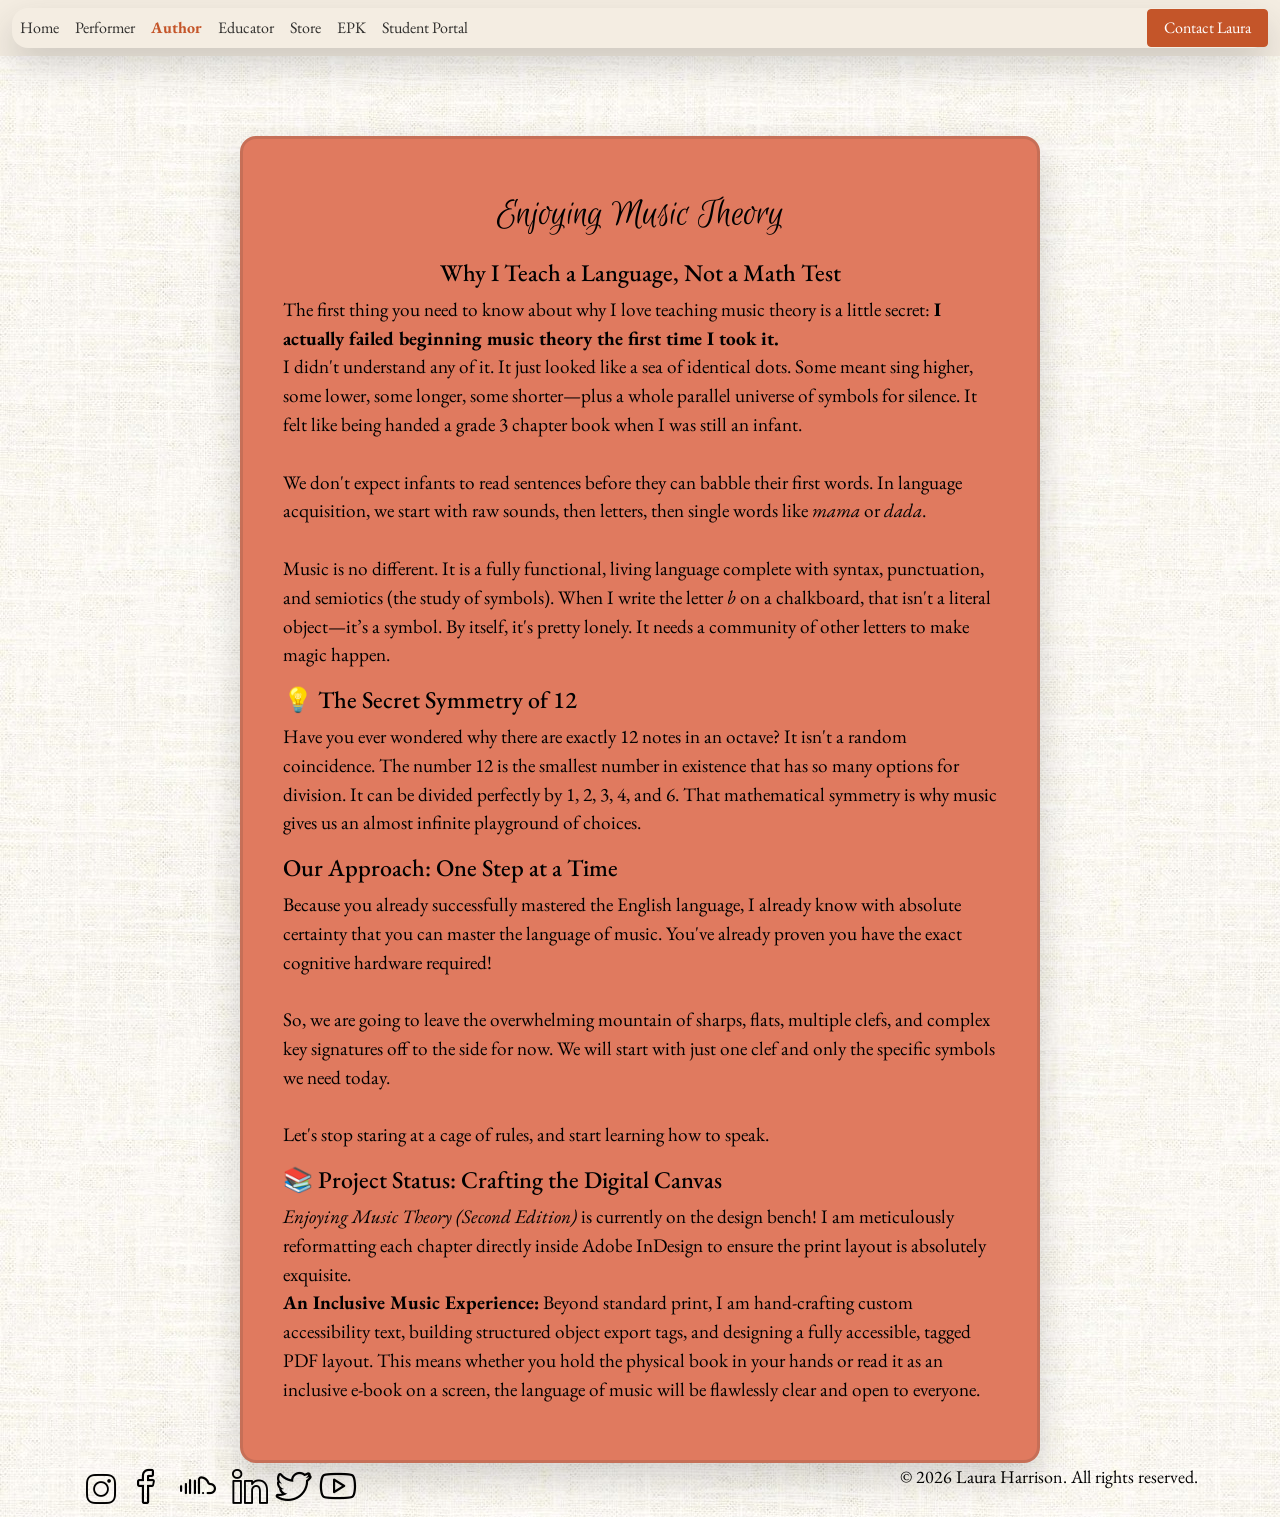
<file: theory.html>
<!DOCTYPE html>
<html data-bs-theme="light" lang="en" style="font-family: 'EB Garamond', serif;--bs-body-bg: rgb(244, 237, 226);--bs-body-color: rgb(47, 46, 44);--bs-primary: rgb(143, 160, 142);--bs-primary-rgb: 143,160,142;--bs-secondary: rgb(212, 163, 89);--bs-secondary-rgb: 212,163,89;--bs-light: transparent;--bs-light-rgb: 0,0,0;--bs-dark: rgb(47, 46, 44);--bs-dark-rgb: 47,46,44;">

<head>
    <meta charset="utf-8">
    <meta name="viewport" content="width=device-width, initial-scale=1.0, shrink-to-fit=no">
    <title>mysite</title>
    <link rel="stylesheet" href="assets/bootstrap/css/bootstrap.min.css">
    <link rel="stylesheet" href="https://fonts.googleapis.com/css?family=Agu+Display&amp;display=swap">
    <link rel="stylesheet" href="https://fonts.googleapis.com/css?family=Akaya+Kanadaka&amp;display=swap">
    <link rel="stylesheet" href="https://fonts.googleapis.com/css?family=EB+Garamond&amp;display=swap">
    <link rel="stylesheet" href="https://fonts.googleapis.com/css?family=Euphoria+Script&amp;display=swap">
    <link rel="stylesheet" href="assets/fonts/simple-line-icons.min.css">
    <link rel="stylesheet" href="assets/css/iframe-youtube-mloureiro1973.css">
    <link rel="stylesheet" href="assets/css/iframe.css">
    <link rel="stylesheet" href="assets/css/Responsive-YouTube-Video-Section-Dark-Centered.css">
    <link rel="stylesheet" href="assets/css/styles.css">
</head>

<body style="font-family: 'EB Garamond', serif;">
    <nav class="navbar navbar-expand-md" style="background: var(--bs-body-bg);">
        <div class="container-fluid"><button class="navbar-toggler" data-bs-toggle="collapse" data-bs-target="#navcol-1"><span class="visually-hidden">Toggle navigation</span><span class="navbar-toggler-icon"></span></button>
            <div class="collapse navbar-collapse" id="navcol-1" style="border-radius: 16px;box-shadow: 0px 16px 35px rgba(47, 46, 44, 0.20);border-width: 1.5px;border-style: none;">
                <ul class="navbar-nav" style="border-style: none;border-top-color: rgba(47,;border-right-color: 46,;border-bottom-color: 44,;border-left-color: 0.20);">
                    <li class="nav-item"><a class="nav-link active" href="index.html">Home</a></li>
                    <li class="nav-item"><a class="nav-link active" href="musician.html">Performer</a></li>
                    <li class="nav-item"><a class="nav-link active current-room" href="author.html">Author</a></li>
                    <li class="nav-item"><a class="nav-link active" href="educator.html">Educator</a></li>
                    <li class="nav-item"><a class="nav-link active" href="store.html">Store</a></li>
                    <li class="nav-item"><a class="nav-link active" href="EPK.html">EPK</a></li>
                    <li class="nav-item"><a class="nav-link active" href="student.html">Student Portal</a></li>
                </ul><a class="ms-auto contact-btn" href="contact.html">Contact Laura</a>
            </div>
        </div>
    </nav>
    <div class="container-fluid" style="margin-top: 80px;padding: 40px;text-align: center;width: 800px;border-style: solid;border-color: rgba(47, 46, 44, 0.15);border-top-color: rgba(47,;border-right-color: 46,;border-bottom-color: 44,;border-left-color: 0.15);box-shadow: 0px 15px 35px 0px rgba(47, 46, 44, 0.20);border-radius: 16px;background: #E07A5F;">
        <div class="row">
            <div class="col" style="padding: 12px;">
                <h1 style="font-family: 'Euphoria Script', serif;"><span style="color: rgb(0, 0, 0);">Enjoying Music Theory</span></h1>
            </div>
        </div>
        <div class="row">
            <div class="col">
                <h4 style="font-family: 'EB Garamond', serif;"><span style="color: rgb(0, 0, 0);">Why I Teach a Language, Not a Math Test</span></h4>
                <p style="font-size: larger;text-align: left;"><span style="color: rgb(0, 0, 0);">The first thing you need to know about why I love teaching music theory is a little secret:&nbsp;</span><strong><span style="color: rgb(0, 0, 0);">I actually failed beginning music theory the first time I took it.</span></strong><br><span style="color: rgb(0, 0, 0);">I didn't understand any of it. It just looked like a sea of identical dots. Some meant sing higher, some lower, some longer, some shorter—plus a whole parallel universe of symbols for silence. It felt like being handed a grade 3 chapter book when I was still an infant.</span><br><br><span style="color: rgb(0, 0, 0);">We don't expect infants to read sentences before they can babble their first words. In language acquisition, we start with raw sounds, then letters, then single words like&nbsp;</span><em><span style="color: rgb(0, 0, 0);">mama</span></em><span style="color: rgb(0, 0, 0);">&nbsp;or&nbsp;</span><em><span style="color: rgb(0, 0, 0);">dada</span></em><span style="color: rgb(0, 0, 0);">.</span><br><br><span style="color: rgb(0, 0, 0);">Music is no different. It is a fully functional, living language complete with syntax, punctuation, and semiotics (the study of symbols). When I write the letter&nbsp;</span><em><span style="color: rgb(0, 0, 0);">b</span></em><span style="color: rgb(0, 0, 0);">&nbsp;on a chalkboard, that isn't a literal object—it’s a symbol. By itself, it's pretty lonely. It needs a community of other letters to make magic happen.</span></p>
                <h4 style="font-family: 'EB Garamond', serif;text-align: left;"><span style="color: rgb(0, 0, 0);">💡 The Secret Symmetry of 12</span></h4>
                <p style="font-size: larger;text-align: left;"><span style="color: rgb(0, 0, 0);">Have you ever wondered why there are exactly 12 notes in an octave? It isn't a random coincidence. The number 12 is the smallest number in existence that has so many options for division. It can be divided perfectly by 1, 2, 3, 4, and 6. That mathematical symmetry is why music gives us an almost infinite playground of choices.</span></p>
                <h4 style="font-family: 'EB Garamond', serif;text-align: left;"><span style="color: rgb(0, 0, 0);">Our Approach: One Step at a Time</span></h4>
                <p style="font-size: larger;text-align: left;"><span style="color: rgb(0, 0, 0);">Because you already successfully mastered the English language, I already know with absolute certainty that you can master the language of music. You've already proven you have the exact cognitive hardware required!</span><br><br><span style="color: rgb(0, 0, 0);">So, we are going to leave the overwhelming mountain of sharps, flats, multiple clefs, and complex key signatures off to the side for now. We will start with just one clef and only the specific symbols we need today.</span><br><br><span style="color: rgb(0, 0, 0);">Let's stop staring at a cage of rules, and start learning how to speak.</span></p>
                <h4 style="font-family: 'EB Garamond', serif;text-align: left;"><span style="color: rgb(0, 0, 0);">📚&nbsp;Project Status: Crafting the Digital Canvas</span></h4>
                <p style="font-size: larger;text-align: left;"><em><span style="color: rgb(0, 0, 0);">Enjoying Music Theory (Second Edition)</span></em><span style="color: rgb(0, 0, 0);">&nbsp;is currently on the design bench! I am meticulously reformatting each chapter directly inside Adobe InDesign to ensure the print layout is absolutely exquisite.</span><br><strong><span style="color: rgb(0, 0, 0);">An Inclusive Music Experience:</span></strong><span style="color: rgb(0, 0, 0);">&nbsp;Beyond standard print, I am hand-crafting custom accessibility text, building structured object export tags, and designing a fully accessible, tagged PDF layout. This means whether you hold the physical book in your hands or read it as an inclusive e-book on a screen, the language of music will be flawlessly clear and open to everyone.</span></p>
            </div>
        </div>
    </div>
    <div class="container">
        <div class="row">
            <div class="col-md-6"><a class="text-decoration-none m-1" href="https://www.instagram.com/drlauraharrison" target="_blank"><i class="icon-social-instagram" style="color: var(--bs-black);font-size: 30px;"></i></a><a class="text-decoration-none m-2" href="https://www.facebook.com/DrLauraHarrison" target="_blank"><i class="icon-social-facebook" style="color: var(--bs-black);font-size: 36px;text-decoration: none;"></i></a><a class="text-decoration-none m-2" href="https://soundcloud.com/lauraharrisonmusic" target="_blank"><i class="icon-social-soundcloud" style="color: var(--bs-black);font-size: 36px;"></i></a><a class="text-decoration-none" href="https://www.linkedin.com/in/drlauraharrison/" style="color: var(--bs-black);font-size: 36px;" target="_blank"><i class="icon-social-linkedin m-2"></i></a><a class="text-decoration-none" href="https://x.com/@DrLauraHarrison"><i class="icon-social-twitter" style="color: var(--bs-black);font-size: 36px;"></i></a><a class="text-decoration-none" href="https://www.youtube.com/lauraharrisonmusic" style="color: var(--bs-black);font-size: 36px;" target="_blank"><i class="icon-social-youtube m-2"></i></a></div>
            <div class="col-md-6">
                <p style="text-align: right;font-size: 18px;"><span style="color: rgb(0, 0, 0);">© 2026 Laura Harrison. All rights reserved.</span></p>
            </div>
        </div>
    </div>
    <script src="assets/bootstrap/js/bootstrap.min.js"></script>
    <script src="assets/js/form-autofill.js"></script>
</body>

</html>
</file>
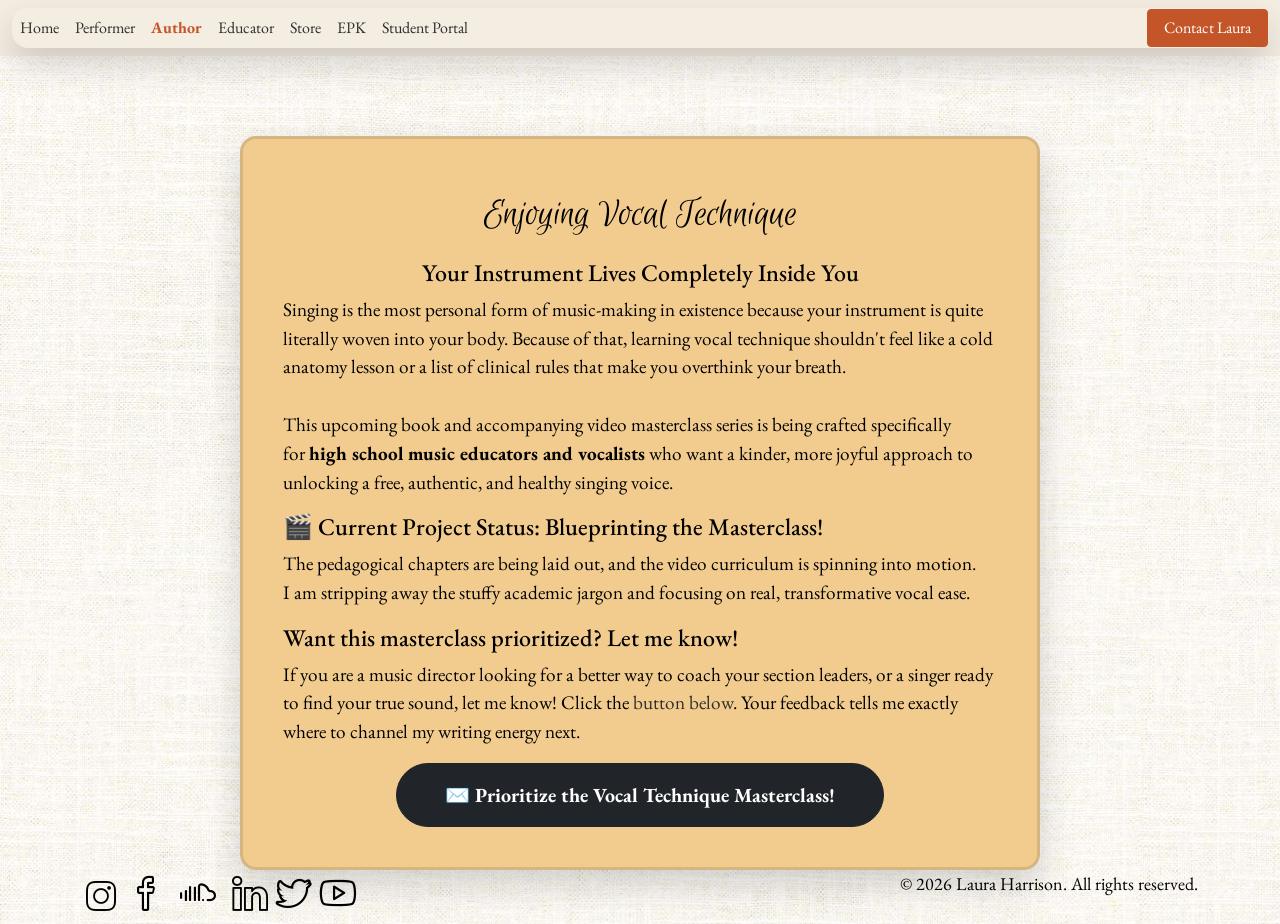
<file: vocal-technique.html>
<!DOCTYPE html>
<html data-bs-theme="light" lang="en" style="font-family: 'EB Garamond', serif;--bs-body-bg: rgb(244, 237, 226);--bs-body-color: rgb(47, 46, 44);--bs-primary: rgb(143, 160, 142);--bs-primary-rgb: 143,160,142;--bs-secondary: rgb(212, 163, 89);--bs-secondary-rgb: 212,163,89;--bs-light: transparent;--bs-light-rgb: 0,0,0;--bs-dark: rgb(47, 46, 44);--bs-dark-rgb: 47,46,44;">

<head>
    <meta charset="utf-8">
    <meta name="viewport" content="width=device-width, initial-scale=1.0, shrink-to-fit=no">
    <title>mysite</title>
    <link rel="stylesheet" href="assets/bootstrap/css/bootstrap.min.css">
    <link rel="stylesheet" href="https://fonts.googleapis.com/css?family=Agu+Display&amp;display=swap">
    <link rel="stylesheet" href="https://fonts.googleapis.com/css?family=Akaya+Kanadaka&amp;display=swap">
    <link rel="stylesheet" href="https://fonts.googleapis.com/css?family=EB+Garamond&amp;display=swap">
    <link rel="stylesheet" href="https://fonts.googleapis.com/css?family=Euphoria+Script&amp;display=swap">
    <link rel="stylesheet" href="assets/fonts/simple-line-icons.min.css">
    <link rel="stylesheet" href="assets/css/iframe-youtube-mloureiro1973.css">
    <link rel="stylesheet" href="assets/css/iframe.css">
    <link rel="stylesheet" href="assets/css/Responsive-YouTube-Video-Section-Dark-Centered.css">
    <link rel="stylesheet" href="assets/css/styles.css">
</head>

<body style="font-family: 'EB Garamond', serif;">
    <nav class="navbar navbar-expand-md" style="background: var(--bs-body-bg);">
        <div class="container-fluid"><button class="navbar-toggler" data-bs-toggle="collapse" data-bs-target="#navcol-1"><span class="visually-hidden">Toggle navigation</span><span class="navbar-toggler-icon"></span></button>
            <div class="collapse navbar-collapse" id="navcol-1" style="border-radius: 16px;box-shadow: 0px 16px 35px rgba(47, 46, 44, 0.20);border-width: 1.5px;border-style: none;">
                <ul class="navbar-nav" style="border-style: none;border-top-color: rgba(47,;border-right-color: 46,;border-bottom-color: 44,;border-left-color: 0.20);">
                    <li class="nav-item"><a class="nav-link active" href="index.html">Home</a></li>
                    <li class="nav-item"><a class="nav-link active" href="musician.html">Performer</a></li>
                    <li class="nav-item"><a class="nav-link active current-room" href="author.html">Author</a></li>
                    <li class="nav-item"><a class="nav-link active" href="educator.html">Educator</a></li>
                    <li class="nav-item"><a class="nav-link active" href="store.html">Store</a></li>
                    <li class="nav-item"><a class="nav-link active" href="EPK.html">EPK</a></li>
                    <li class="nav-item"><a class="nav-link active" href="student.html">Student Portal</a></li>
                </ul><a class="ms-auto contact-btn" href="contact.html">Contact Laura</a>
            </div>
        </div>
    </nav>
    <div class="container-fluid" style="margin-top: 80px;padding: 40px;text-align: center;width: 800px;border-style: solid;border-color: rgba(47, 46, 44, 0.15);border-top-color: rgba(47,;border-right-color: 46,;border-bottom-color: 44,;border-left-color: 0.15);box-shadow: 0px 15px 35px 0px rgba(47, 46, 44, 0.20);border-radius: 16px;background: #F2CC8F;">
        <div class="row">
            <div class="col" style="padding: 12px;">
                <h1 style="font-family: 'Euphoria Script', serif;"><span style="color: rgb(0, 0, 0); background-color: rgb(242, 204, 143);">Enjoying Vocal Technique</span></h1>
            </div>
        </div>
        <div class="row">
            <div class="col">
                <h4 style="font-family: 'EB Garamond', serif;"><span style="color: rgb(0, 0, 0);">Your Instrument Lives Completely Inside You</span></h4>
                <p style="font-size: larger;text-align: left;"><span style="color: rgb(0, 0, 0);">Singing is the most personal form of music-making in existence because your instrument is quite literally woven into your body. Because of that, learning vocal technique shouldn't feel like a cold anatomy lesson or a list of clinical rules that make you overthink your breath.</span><br><br><span style="color: rgb(0, 0, 0);">This upcoming book and accompanying video masterclass series is being crafted specifically for&nbsp;</span><strong><span style="color: rgb(0, 0, 0);">high school music educators and vocalists</span></strong><span style="color: rgb(0, 0, 0);">&nbsp;who want a kinder, more joyful approach to unlocking a free, authentic, and healthy singing voice.</span></p>
                <h4 style="font-family: 'EB Garamond', serif;text-align: left;"><span style="color: rgb(0, 0, 0);">🎬 Current Project Status: Blueprinting the Masterclass!</span></h4>
                <p style="font-size: larger;text-align: left;"><span style="color: rgb(0, 0, 0);">The pedagogical chapters are being laid out, and the video curriculum is spinning into motion.</span><br><span style="color: rgb(0, 0, 0);">I am stripping away the stuffy academic jargon and focusing on real, transformative vocal ease.</span></p>
                <h4 style="font-family: 'EB Garamond', serif;text-align: left;"><span style="color: rgb(0, 0, 0);">Want this masterclass prioritized? Let me know!</span></h4>
                <p style="font-size: larger;text-align: left;"><span style="color: rgb(0, 0, 0);">If you are a music director looking for a better way to coach your section leaders, or a singer ready to find your true sound, let me know! Click&nbsp;the&nbsp;</span>button below<span style="color: rgb(0, 0, 0);">. Your feedback tells me exactly where to channel my writing energy next.</span></p><a class="btn btn-dark btn-lg fw-bold rounded-pill px-5 py-3" role="button" href="contact.html?vote=vocal-technique"><strong><span style="color: rgb(0, 0, 0);">✉️&nbsp;</span></strong>Prioritize the Vocal Technique Masterclass!</a>
            </div>
        </div>
    </div>
    <div class="container">
        <div class="row">
            <div class="col-md-6"><a class="text-decoration-none m-1" href="https://www.instagram.com/drlauraharrison" target="_blank"><i class="icon-social-instagram" style="color: var(--bs-black);font-size: 30px;"></i></a><a class="text-decoration-none m-2" href="https://www.facebook.com/DrLauraHarrison" target="_blank"><i class="icon-social-facebook" style="color: var(--bs-black);font-size: 36px;text-decoration: none;"></i></a><a class="text-decoration-none m-2" href="https://soundcloud.com/lauraharrisonmusic" target="_blank"><i class="icon-social-soundcloud" style="color: var(--bs-black);font-size: 36px;"></i></a><a class="text-decoration-none" href="https://www.linkedin.com/in/drlauraharrison/" style="color: var(--bs-black);font-size: 36px;" target="_blank"><i class="icon-social-linkedin m-2"></i></a><a class="text-decoration-none" href="https://x.com/@DrLauraHarrison"><i class="icon-social-twitter" style="color: var(--bs-black);font-size: 36px;"></i></a><a class="text-decoration-none" href="https://www.youtube.com/lauraharrisonmusic" style="color: var(--bs-black);font-size: 36px;" target="_blank"><i class="icon-social-youtube m-2"></i></a></div>
            <div class="col-md-6">
                <p style="text-align: right;font-size: 18px;"><span style="color: rgb(0, 0, 0);">© 2026 Laura Harrison. All rights reserved.</span></p>
            </div>
        </div>
    </div>
    <script src="assets/bootstrap/js/bootstrap.min.js"></script>
    <script src="assets/js/form-autofill.js"></script>
</body>

</html>
</file>
<file: assets/css/iframe-youtube-mloureiro1973.css>
.container-video {
  position: relative;
  width: 100%;
  overflow: hidden;
  padding-top: 100%;
}

.responsive-iframe {
  position: absolute;
  top: 0;
  left: 0;
  bottom: 0;
  right: 0;
  width: 100%;
  height: 100%;
  border: none;
}
</file>
<file: assets/css/iframe.css>
section {
  width: 100%;
  height: 238px;
  border: none;
  overflow: hidden;
}

h4 {
}
</file>
<file: assets/css/Responsive-YouTube-Video-Section-Dark-Centered.css>
.clean-block.dark {
  background-color: #222425;
}

.clean-block {
  background-color: #222425;
}

.videoWrapper {
  position: relative;
  padding-bottom: 56.25%;
  height: 0;
}

.videoWrapper iframe {
  position: absolute;
  top: 0;
  left: 0;
  width: 100%;
  height: 100%;
}
</file>
<file: assets/css/styles.css>
/* 1. The Quiet Default: All links rest in your deep charcoal ink */

.navbar-nav .nav-link {
  color: rgb(47, 46, 44) !important;
  font-weight: normal !important;
}

/* 2. The Active State: Stays Burnt Orange and Bold */

.navbar-nav a.nav-link.current-room {
  color: rgb(196, 85, 41) !important;
  font-weight: 700 !important;
}

/* 3. The Hover State: Glides into Burnt Orange and Bold on mouseover */

.navbar-nav .nav-link:hover {
  color: rgb(196, 85, 41) !important;
  font-weight: 672 !important;
  transition: color 0.15s ease-in-out;
}

/* The Rich Burnt Orange Contact Button */

a.contact-btn {
  background-color: rgb(196, 85, 41) !important;
  color: rgb(255, 255, 255) !important;
  text-decoration: none !important;
  border: 1px solid rgb(196, 85, 41) !important;
  padding: 6px 16px !important;
  border-radius: 4px !important;
  font-weight: normal !important;
  display: inline-block;
  transition: all 0.2s ease-in-out;
}

/* When they mouse over, it gets a tiny bit deeper and bolds the text */

a.contact-btn:hover {
  background-color: rgb(170, 70, 32) !important;
  border-color: rgb(170, 70, 32) !important;
  color: rgb(255, 255, 255) !important;
  font-weight: 700 !important;
}

/* Keeps the success message hidden until the button is clicked */

.state-success {
  display: none;
}

body {
  background-color: rgba(255, 255, 255, 0.5)!important;
  background-image: url("../../assets/img/il_570xN.2885353009_3h45.jpg") !important;
  background-repeat: repeat !important;
  background-blend-mode: multiply;
}

/* Master styles for the river stone containers */

.river-stone {
  display: flex;
  flex-direction: column;
  justify-content: space-between;
  padding: 3rem 2.5rem;
  text-decoration: none !important;
  transition: transform 0.4s ease, box-shadow 0.4s ease;
  height: 100%;
  box-shadow: 0 10px 30px rgba(0, 0, 0, 0.06);
}

/* Force text inside cards to be a solid, highly legible black */

.river-stone h3, .river-stone p, .river-stone .click-more {
  color: #111111 !important;
}

/* Gentle lifting animation on hover */

.river-stone:hover {
  transform: translateY(-6px);
  box-shadow: 0 20px 40px rgba(0, 0, 0, 0.1);
}

/* Stone 1: Terracotta - Smooth asymmetric river stone shape */

.stone-theory {
  background-color: #E07A5F !important;
  border-radius: 60% 40% 50% 50% / 40% 50% 50% 60% !important;
}

/* Stone 2: Olive - Elongated organic river stone shape */

.stone-improv {
  background-color: #81B29A !important;
  border-radius: 40% 60% 60% 50% / 50% 40% 60% 50% !important;
}

/* Stone 3: Ochre Gold - Soft capsule river stone shape */

.stone-vocal {
  background-color: #F2CC8F !important;
  border-radius: 50% 50% 40% 60% / 60% 50% 50% 40% !important;
}

/* Styling the text hierarchy inside the stones */

.river-stone h3 {
  font-size: 1.3rem;
  font-weight: 700;
  line-height: 1.3;
}

.river-stone p {
  font-size: 0.95rem;
  line-height: 1.5;
  margin-bottom: 1.5rem;
  opacity: 0.9;
}

.click-more {
  font-weight: 700;
  font-size: 0.9rem;
  text-transform: uppercase;
  letter-spacing: 0.5px;
  margin-top: auto;
}
</file>
